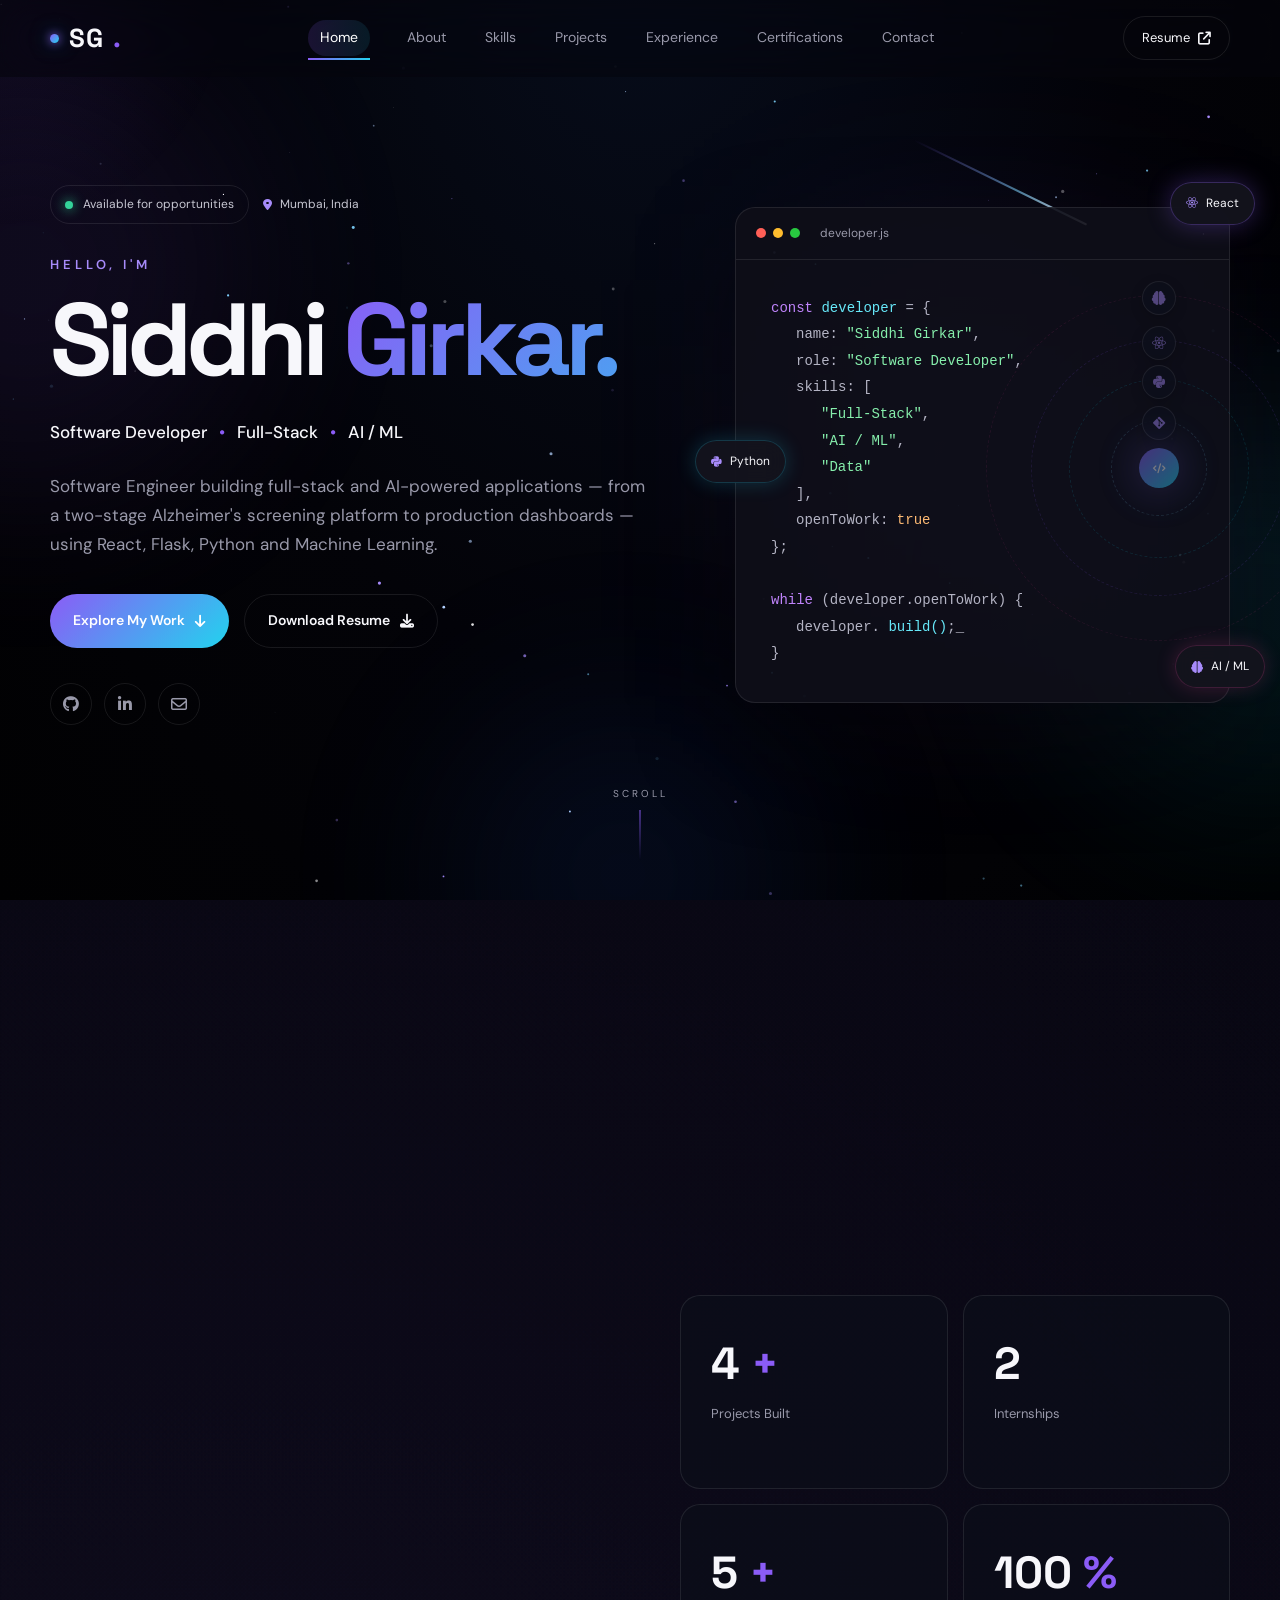
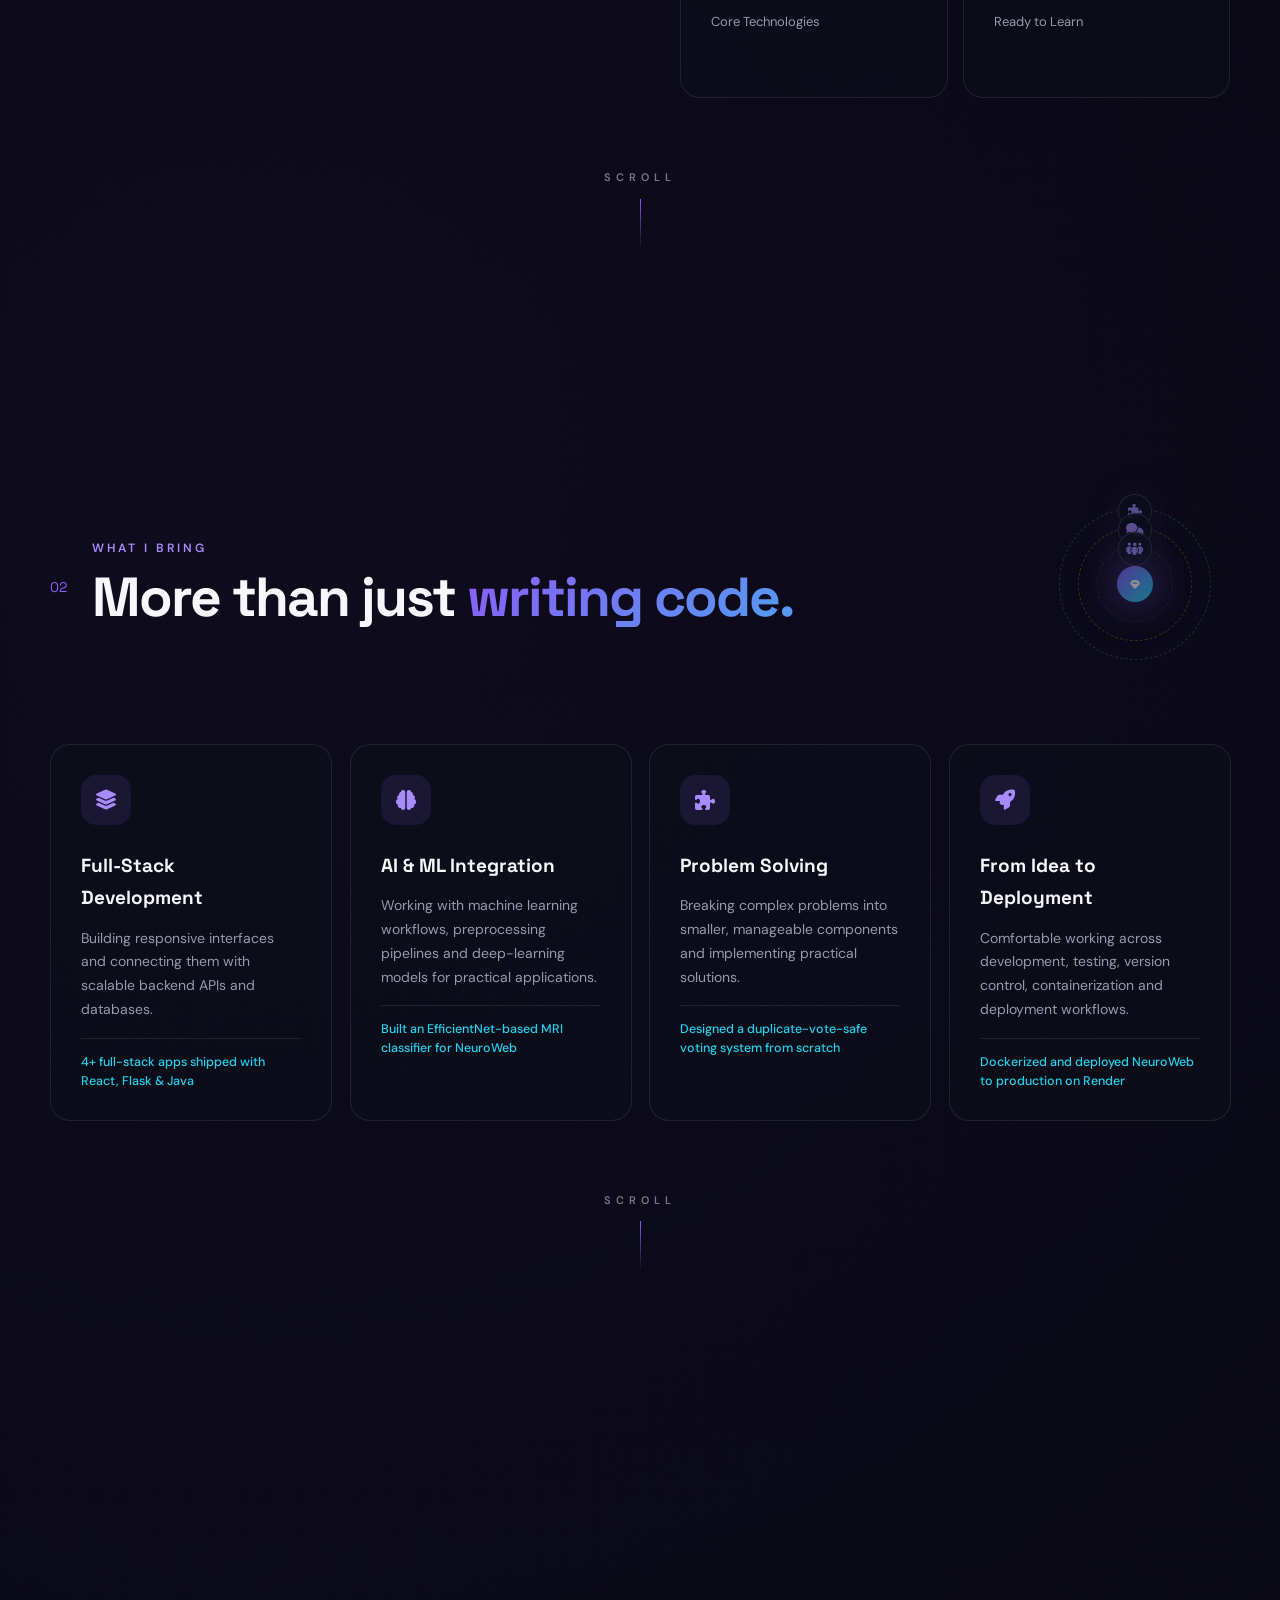
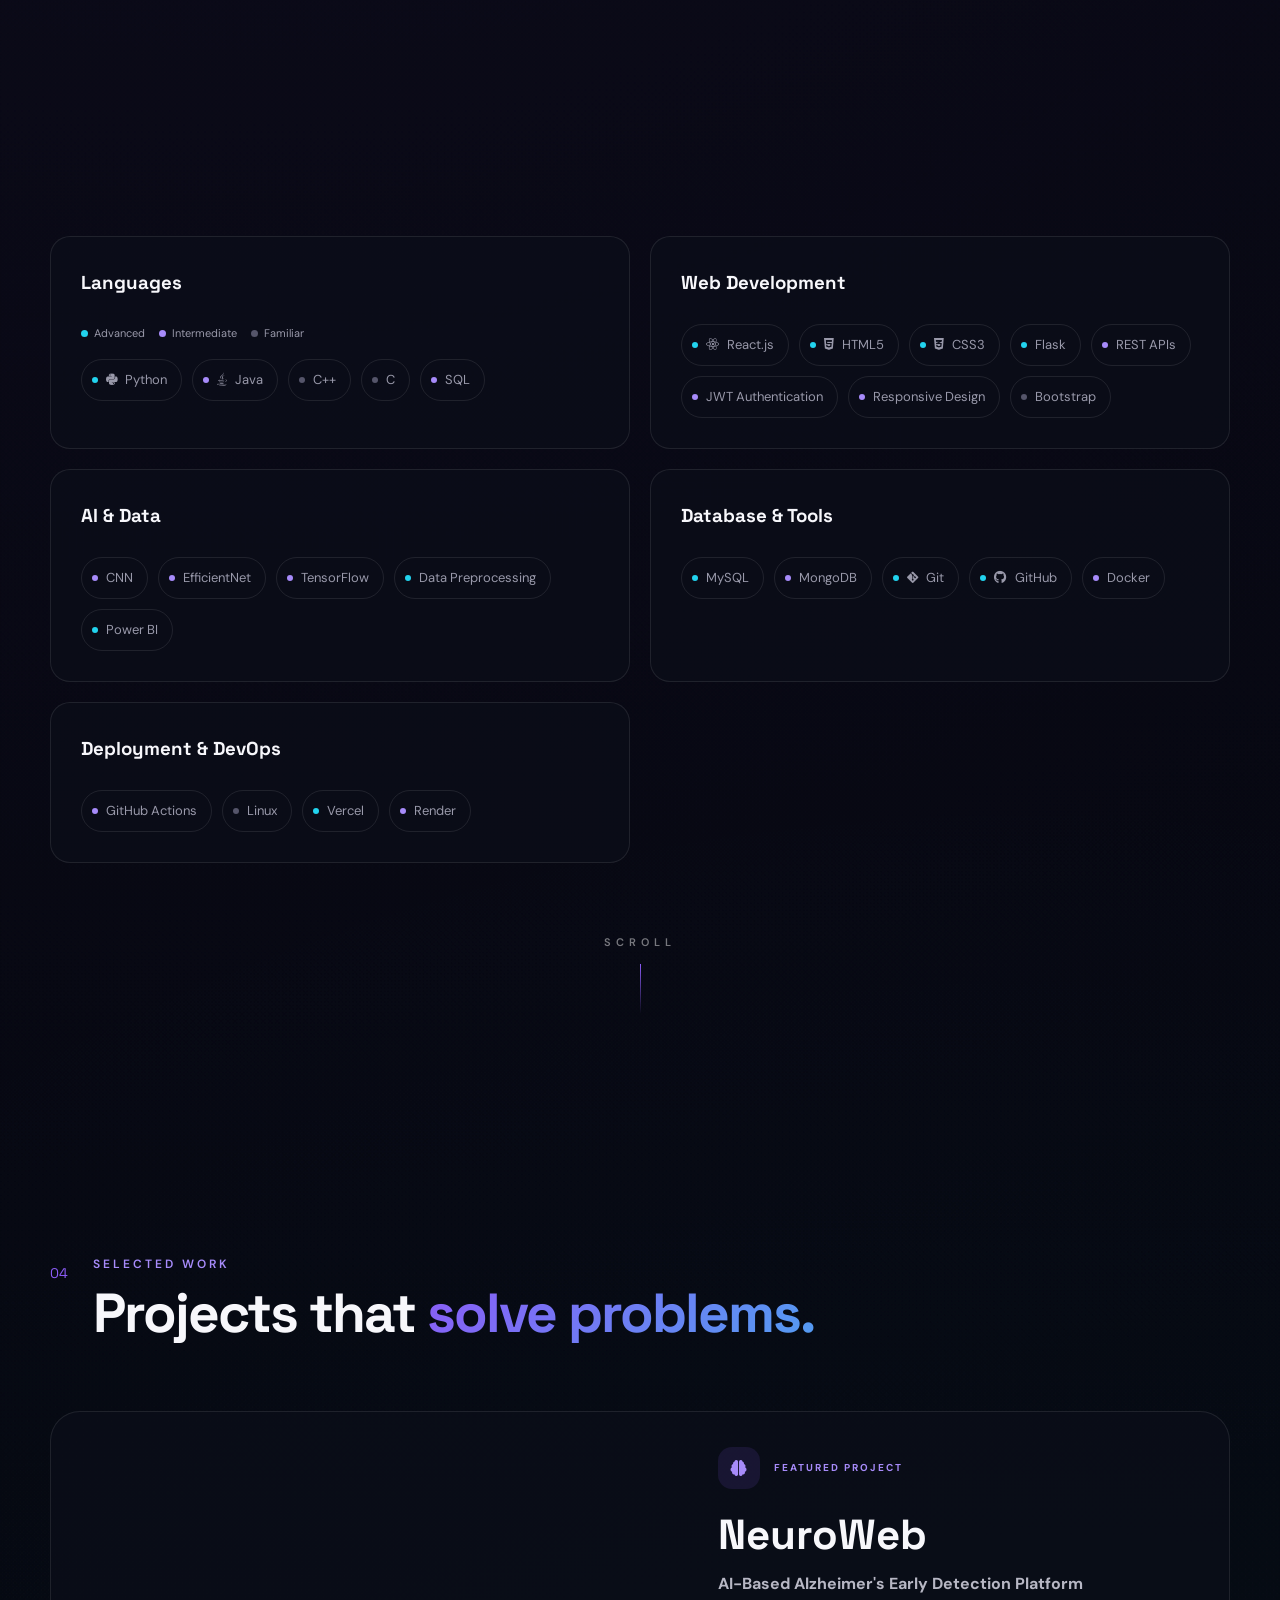
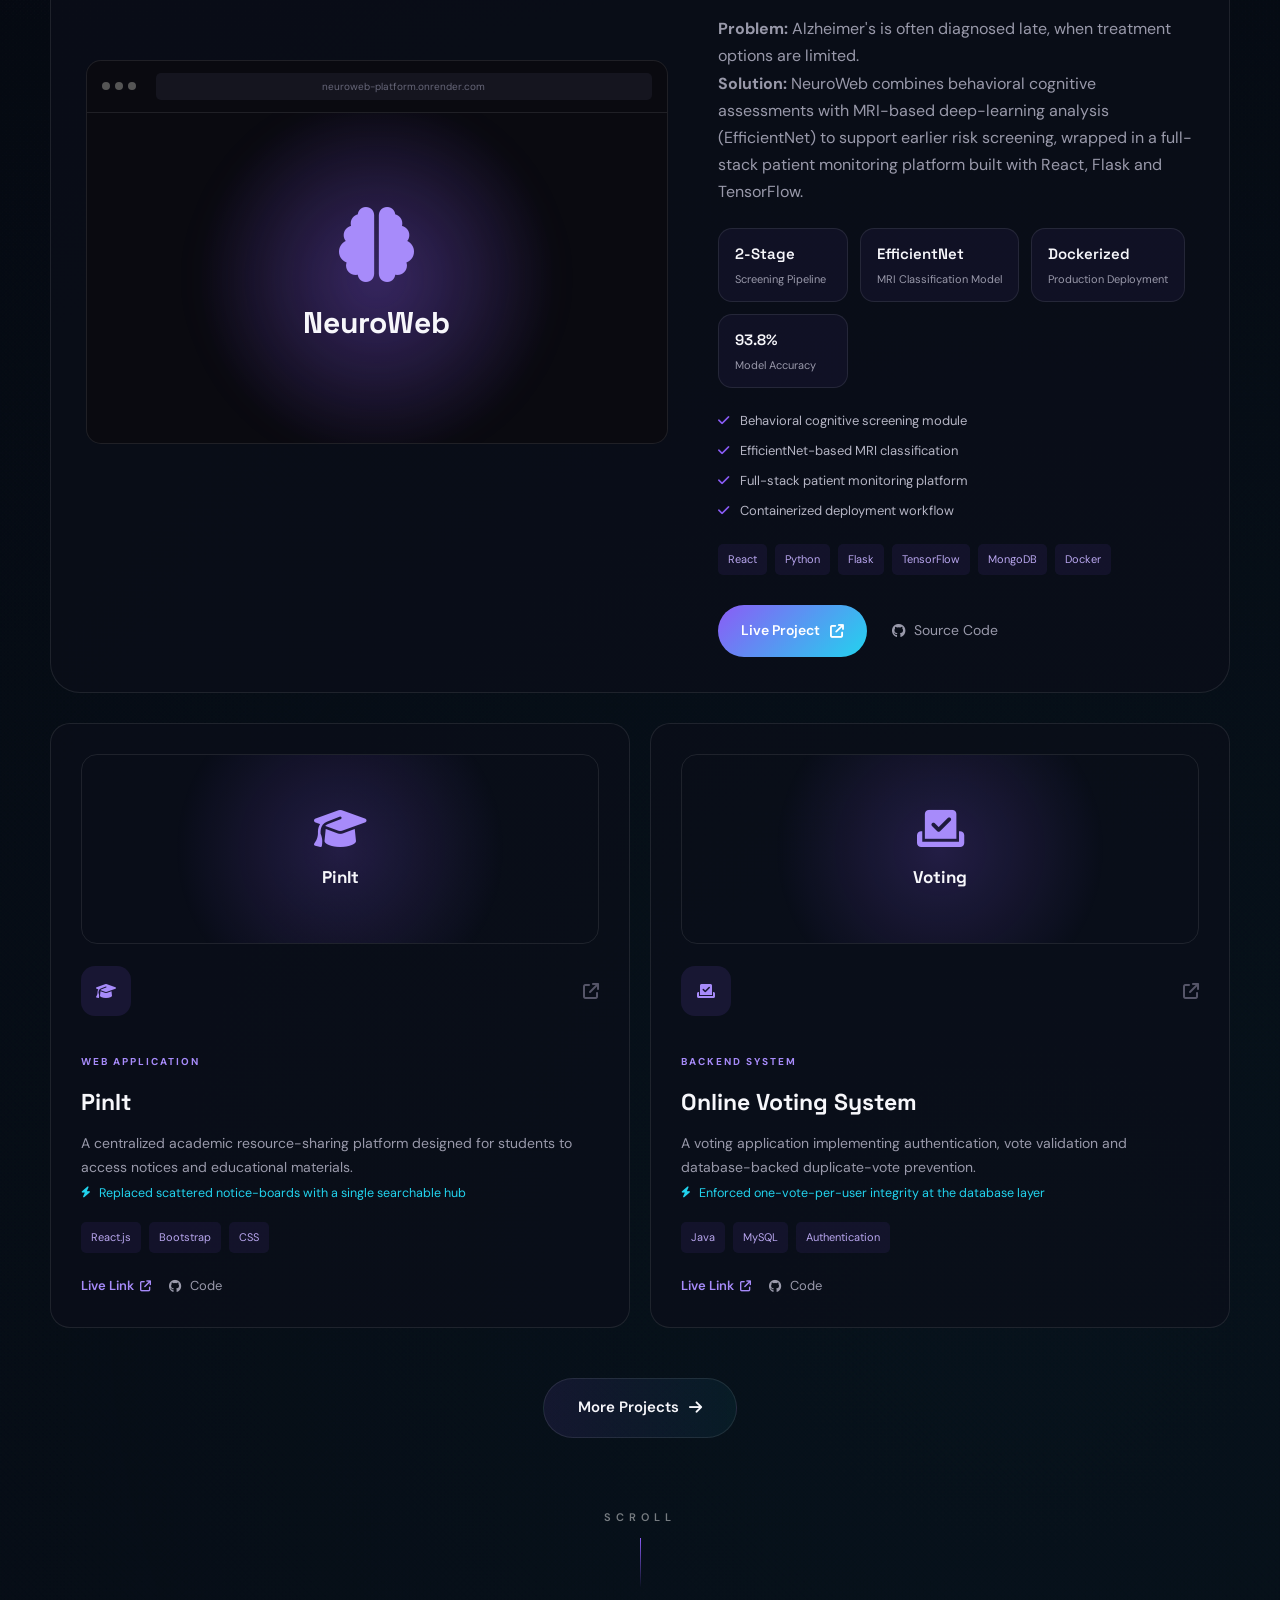
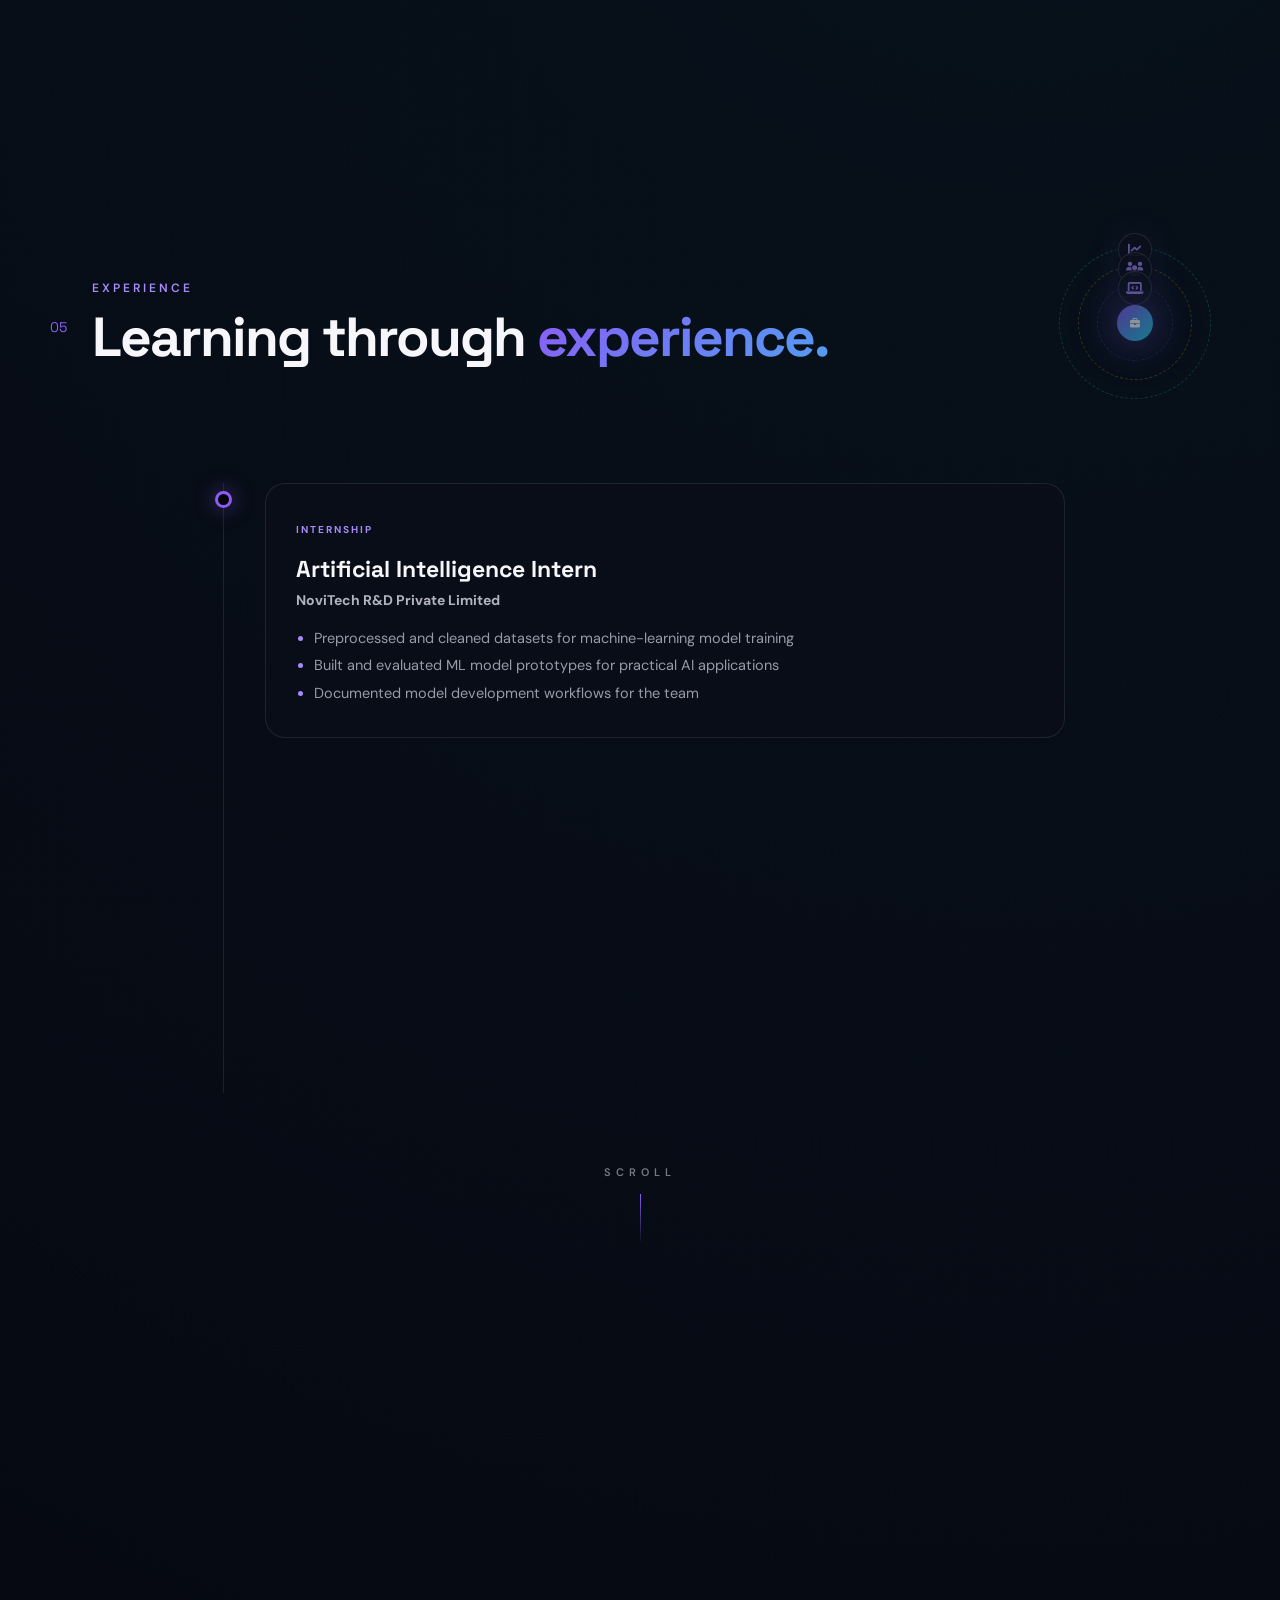
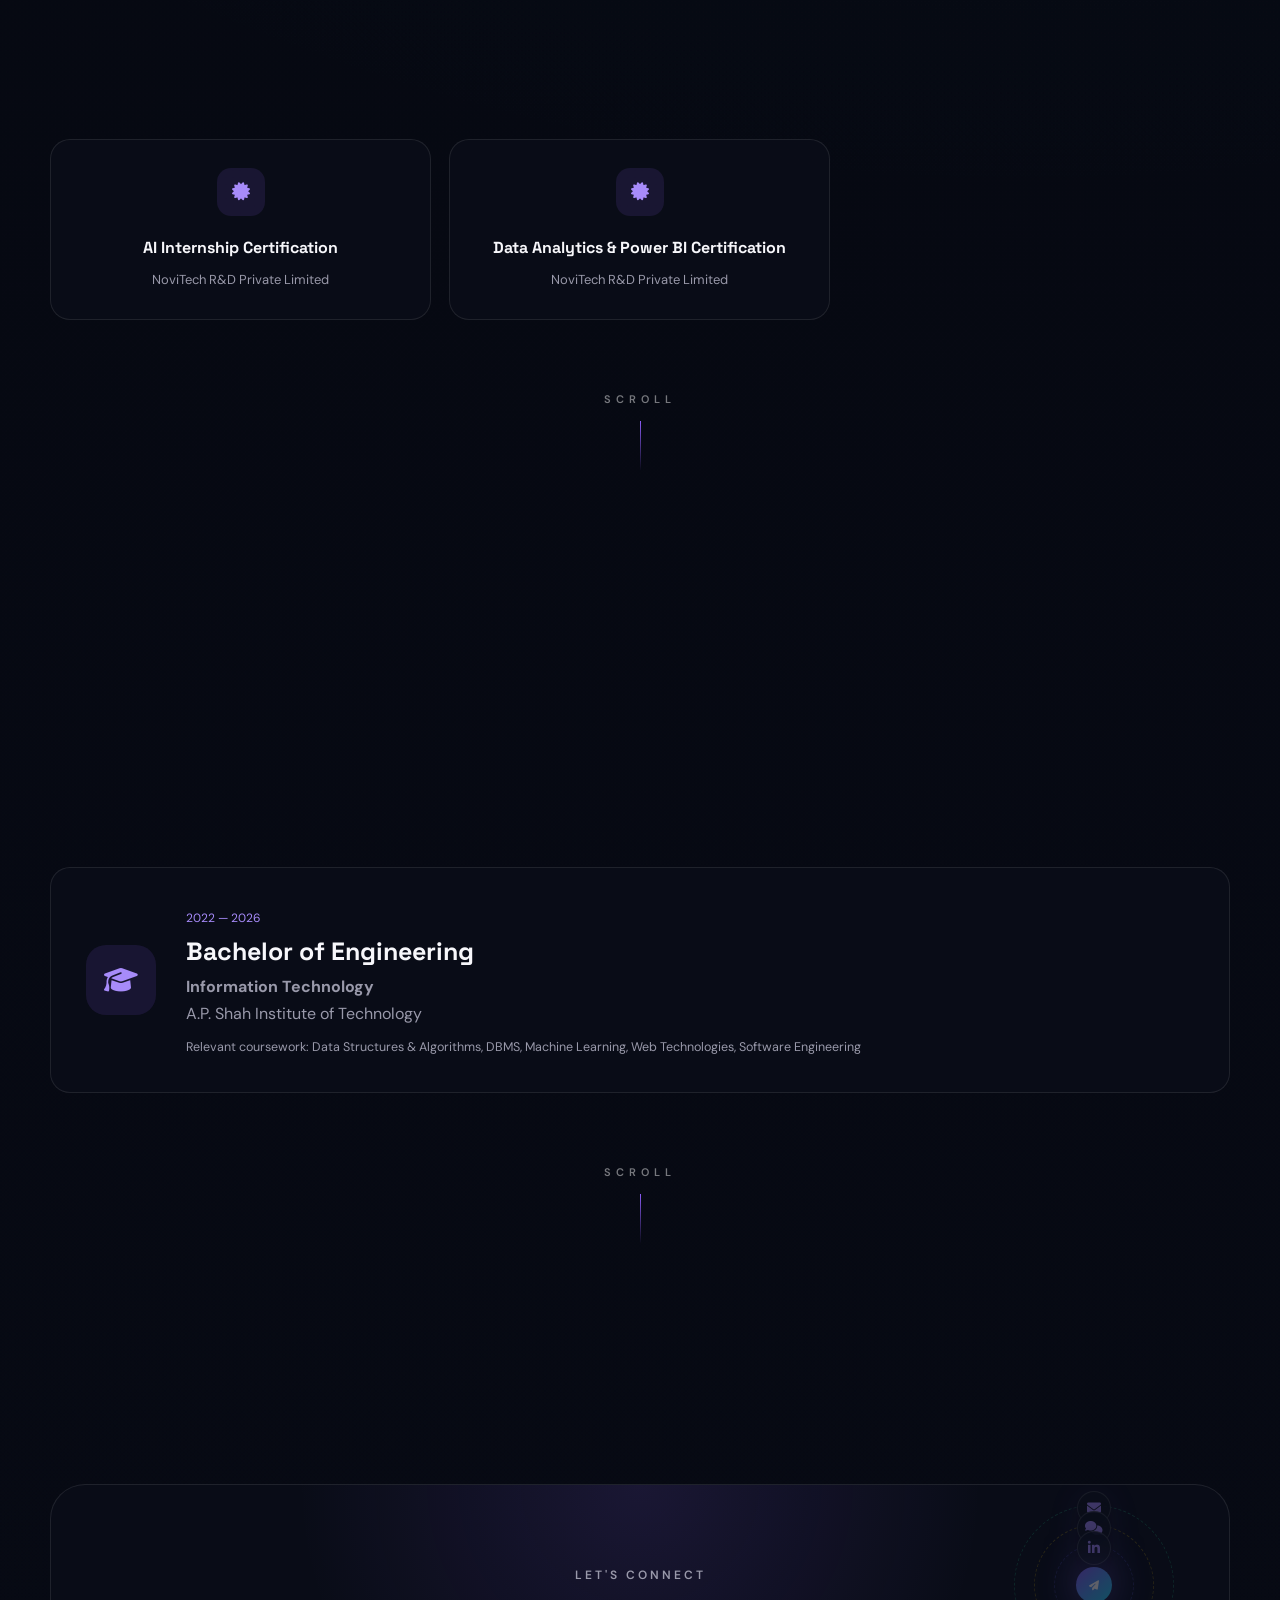
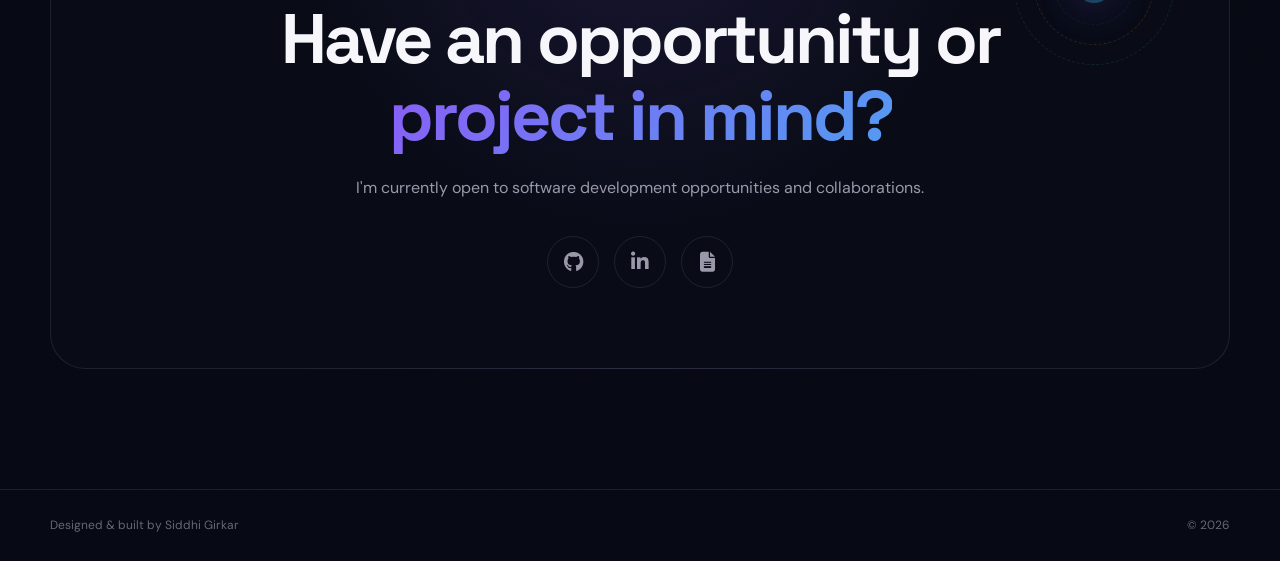
<file: index.html>
<!DOCTYPE html>
<html lang="en">
<head>
    <meta charset="UTF-8">

    <meta name="viewport" content="width=device-width, initial-scale=1, viewport-fit=cover">

    <meta
        name="description"
        content="Portfolio of Siddhi Girkar — Software Developer specializing in full-stack development, AI/ML and data-driven applications."
    >

    <title>Siddhi Girkar | Software Developer</title><link rel="icon" type="image/png" href="assets/top.png">

    <!-- Google Fonts -->
    <link rel="preconnect" href="https://fonts.googleapis.com">
    <link rel="preconnect" href="https://fonts.gstatic.com" crossorigin>

    <link
        href="https://fonts.googleapis.com/css2?family=DM+Sans:wght@400;500;600;700&family=Space+Grotesk:wght@400;500;600;700&display=swap"
        rel="stylesheet"
    >

    <!-- Font Awesome -->
    <link
        rel="stylesheet"
        href="https://cdnjs.cloudflare.com/ajax/libs/font-awesome/6.5.2/css/all.min.css"
    >

    <!-- CSS -->
    <link rel="stylesheet" href="css/style.css">
</head>

<body>

    <!-- Cursor Glow -->
    <div class="cursor-glow"></div>

    <!-- Scroll Progress -->
    <div class="scroll-progress" id="scrollProgress"></div>

    <!-- Starfield / Shooting Stars -->
    <canvas class="starfield" id="starfield"></canvas>

    <!-- Background Decoration -->
    <div class="background-effects">
        <div class="orb orb-one"></div>
        <div class="orb orb-two"></div>
        <div class="orb orb-three"></div>
    </div>


    <!-- =====================================================
                         NAVBAR
    ====================================================== -->

    <header class="header">

        <nav class="navbar container">

            <a href="#home" class="logo">
                SG<span>.</span>
            </a>

            <div class="nav-links" id="navLinks">

                <a href="#home" class="nav-link active">Home</a>
                <a href="#about" class="nav-link">About</a>
                <a href="#skills" class="nav-link">Skills</a>
                <a href="#projects" class="nav-link">Projects</a>
                <a href="#experience" class="nav-link">Experience</a>
                <a href="#achievements" class="nav-link">Certifications</a>
                <a href="#contact" class="nav-link">Contact</a>

            </div>

            <a
                href="assets/Siddhi_Girkar_Resume.pdf"
                class="resume-nav"
                target="_blank"
            >
                Resume
                <i class="fa-solid fa-arrow-up-right-from-square"></i>
            </a>

            <button
                class="menu-button"
                id="menuButton"
                aria-label="Open navigation menu"
            >
                <i class="fa-solid fa-bars"></i>
            </button>

        </nav>

    </header>


    <main>


        <!-- =====================================================
                              HERO
        ====================================================== -->

        <section class="hero section" id="home">

            <div class="hero-grid container">

                <div class="hero-content">

                    <div class="hero-meta-row reveal">

                        <div class="availability">

                            <span class="status-dot"></span>

                            Available for opportunities

                        </div>

                        <span class="hero-location">
                            <i class="fa-solid fa-location-dot"></i>
                            Mumbai, India
                        </span>

                    </div>


                    <p class="hero-intro reveal">
                        HELLO, I'M
                    </p>


                    <h1 class="hero-title reveal">

                        Siddhi

                        <span class="gradient-text">
                            Girkar.
                        </span>

                    </h1>

                    

                    <div class="hero-role reveal">

                        <span>Software Developer</span>

                        <span class="role-divider">•</span>

                        <span>Full-Stack</span>

                        <span class="role-divider">•</span>

                        <span>AI / ML</span>

                    </div>


                    <p class="hero-description reveal">

                        Software Engineer building full-stack and
                        AI-powered applications — from a two-stage
                        Alzheimer's screening platform to production
                        dashboards — using React, Flask, Python and
                        Machine Learning.

                    </p>


                    <div class="hero-buttons reveal">

                        <a href="#projects" class="primary-button">

                            Explore My Work

                            <i class="fa-solid fa-arrow-down"></i>

                        </a>


                        <a
                            href="assets/Siddhi_Girkar_Resume.pdf"
                            class="secondary-button"
                            target="_blank"
                        >

                            Download Resume

                            <i class="fa-solid fa-download"></i>

                        </a>

                    </div>

                    

                    <div class="hero-socials reveal">

                        <a
                            href="https://github.com/Siddhi11-hash"
                            target="_blank"
                            aria-label="GitHub"
                        >

                            <i class="fa-brands fa-github"></i>

                        </a>


                        <a
                            href="https://linkedin.com/in/siddhi-girkar-11v11g2003"
                            target="_blank"
                            aria-label="LinkedIn"
                        >

                            <i class="fa-brands fa-linkedin-in"></i>

                        </a>


                        <a
                            href="mailto:siddhigirkar355@gmail.com"
                            aria-label="Email"
                        >

                            <i class="fa-regular fa-envelope"></i>

                        </a>

                    </div>

                    

                </div>


                <!-- Hero Visual -->

                <div class="hero-visual reveal">

                    <div class="visual-glow"></div>

                    <div class="developer-card" role="img" aria-label="Code snippet showing developer profile">

                        <div class="orbit-scene">

                        <div class="orbit-core">
                            <i class="fa-solid fa-code"></i>
                        </div>

                        <div class="orbit-path path-one">
                            <span class="orbit-icon">
                                <i class="fa-brands fa-react"></i>
                            </span>
                        </div>

                        <div class="orbit-path path-two">
                            <span class="orbit-icon">
                                <i class="fa-brands fa-python"></i>
                            </span>
                        </div>

                        <div class="orbit-path path-three">
                            <span class="orbit-icon">
                                <i class="fa-solid fa-brain"></i>
                            </span>
                        </div>

                        <div class="orbit-path path-four">
                            <span class="orbit-icon">
                                <i class="fa-brands fa-git-alt"></i>
                            </span>
                        </div>

                    </div>

                        <div class="code-header">

                            <div class="code-dots" aria-hidden="true">
                                <span></span>
                                <span></span>
                                <span></span>
                            </div>

                            <span>developer.js</span>

                        </div>

                        <div class="code-content">

                            <p>
                                <span class="code-purple">const</span>
                                <span class="code-blue"> developer</span>
                                = {
                            </p>

                            <p class="indent">
                                name:
                                <span class="code-green">"Siddhi Girkar"</span>,
                            </p>

                            <p class="indent">
                                role:
                                <span class="code-green">"Software Developer"</span>,
                            </p>

                            <p class="indent">
                                skills: [
                            </p>

                            <p class="indent-two">
                                <span class="code-green">"Full-Stack"</span>,
                            </p>

                            <p class="indent-two">
                                <span class="code-green">"AI / ML"</span>,
                            </p>

                            <p class="indent-two">
                                <span class="code-green">"Data"</span>
                            </p>

                            <p class="indent">
                                ],
                            </p>

                            <p class="indent">
                                openToWork:
                                <span class="code-orange">true</span>
                            </p>

                            <p>};</p>

                            <br>

                            <p>
                                <span class="code-purple">while</span>
                                (developer.openToWork) {
                            </p>

                            <p class="indent">
                                developer.
                                <span class="code-blue">build()</span>;<span class="code-cursor" aria-hidden="true">_</span>
                            </p>

                            <p>}</p>

                        </div>

                    </div>

                    <div class="floating-badge badge-one">

                        <i class="fa-brands fa-react"></i>

                        React

                    </div>


                    <div class="floating-badge badge-two">

                        <i class="fa-brands fa-python"></i>

                        Python

                    </div>


                    <div class="floating-badge badge-three">

                        <i class="fa-solid fa-brain"></i>

                        AI / ML

                    </div>

                </div>
                     
            </div>
            <div class="scroll-indicator" aria-hidden="true">
                <span>SCROLL</span>
                <div class="scroll-line"></div>
            </div>


        </section>


        <!-- =====================================================
                              ABOUT
        ====================================================== -->

        <section class="section about-section" id="about">

            <div class="container">

                <div class="section-heading reveal orbit-heading">

                    <span class="section-number">
                        01
                    </span>

                    <div class="heading-text">

                        <p class="section-label">
                            ABOUT ME
                        </p>

                        <h2>
                            Building ideas into
                            <span class="gradient-text">
                                real products.
                            </span>
                        </h2>

                    </div>


                    <!-- Orbit Decoration -->
                    <div class="orbit-scene orbit-scene-about" aria-hidden="true">

                        <div class="orbit-core orbit-core-mini">
                            <i class="fa-solid fa-lightbulb"></i>
                        </div>

                        <div class="orbit-path path-five">
                            <span class="orbit-icon">
                                <i class="fa-solid fa-code"></i>
                            </span>
                        </div>

                        <div class="orbit-path path-six">
                            <span class="orbit-icon">
                                <i class="fa-solid fa-rocket"></i>
                            </span>
                        </div>

                        <div class="orbit-path path-seven">
                            <span class="orbit-icon">
                                <i class="fa-solid fa-diagram-project"></i>
                            </span>
                        </div>

                    </div>

                </div>


                <div class="about-grid">


                    <div class="about-content reveal">

                        <p class="about-lead">
                            I build full-stack web applications and AI-powered software using 
                            React, Python, Flask, Java, SQL, MongoDB, and Machine Learning. I enjoy 
                            designing scalable solutions, developing REST APIs, and turning complex 
                            ideas into practical applications.
                        </p>
                        <p>
                            Through two internships and multiple end-to-end projects, I've worked 
                            across the complete software development lifecycle—from system design 
                            and backend development to frontend implementation, database design, 
                            testing, deployment, and version control. I'm currently seeking 
                            Software Engineer or Full-Stack Developer opportunities where I can 
                            build reliable, production-ready software while continuously expanding 
                            my technical expertise.
                        </p>

                    </div>


                    <div class="stats-grid">

                        <div class="stat-card">

                            <span
                                class="stat-number"
                                data-target="4"
                            >
                                4
                            </span>

                            <span class="stat-plus">+</span>

                            <p>Projects Built</p>

                        </div>


                        <div class="stat-card">

                            <span
                                class="stat-number"
                                data-target="2"
                            >
                                2
                            </span>

                            <span class="stat-plus"></span>

                            <p>Internships</p>

                        </div>


                        <div class="stat-card">

                            <span
                                class="stat-number"
                                data-target="5"
                            >
                                5
                            </span>

                            <span class="stat-plus">+</span>

                            <p>Core Technologies</p>

                        </div>


                        <div class="stat-card">

                            <span
                                class="stat-number"
                                data-target="100"
                            >
                                100
                            </span>

                            <span class="stat-plus">%</span>

                            <p>Ready to Learn</p>

                        </div>

                    </div>

                </div>

            </div>

            <div class="section-scroll-divider" aria-hidden="true">
                <span>SCROLL</span>
                <div class="scroll-line">
                </div>
            </div>

        </section>




        <!-- =====================================================
                          WHAT I BRING
        ====================================================== -->

        <section class="section qualities-section">

            <div class="container">

                <div class="section-heading reveal orbit-heading">

                    <span class="section-number">
                        02
                    </span>

                    <div class="heading-text">

                        <p class="section-label">
                            WHAT I BRING
                        </p>

                        <h2>
                            More than just
                            <span class="gradient-text">
                                writing code.
                            </span>
                        </h2>

                    </div>


                    <!-- Orbit Decoration -->
                    <div class="orbit-scene orbit-scene-qualities" aria-hidden="true">

                        <div class="orbit-core orbit-core-mini">
                            <i class="fa-solid fa-gem"></i>
                        </div>

                        <div class="orbit-path path-five">
                            <span class="orbit-icon">
                                <i class="fa-solid fa-puzzle-piece"></i>
                            </span>
                        </div>

                        <div class="orbit-path path-six">
                            <span class="orbit-icon">
                                <i class="fa-solid fa-comments"></i>
                            </span>
                        </div>

                        <div class="orbit-path path-seven">
                            <span class="orbit-icon">
                                <i class="fa-solid fa-people-group"></i>
                            </span>
                        </div>

                    </div>

                </div>


                <div class="qualities-grid">


                    <article class="quality-card">

                        <div class="quality-icon">

                            <i class="fa-solid fa-layer-group"></i>

                        </div>

                        <h3>
                            Full-Stack Development
                        </h3>

                        <p>

                            Building responsive interfaces and connecting
                            them with scalable backend APIs and databases.

                        </p>

                        <span class="quality-proof">
                            4+ full-stack apps shipped with React,
                            Flask &amp; Java
                        </span>

                    </article>


                    <article class="quality-card">

                        <div class="quality-icon">

                            <i class="fa-solid fa-brain"></i>

                        </div>

                        <h3>
                            AI & ML Integration
                        </h3>

                        <p>

                            Working with machine learning workflows,
                            preprocessing pipelines and deep-learning
                            models for practical applications.

                        </p>

                        <span class="quality-proof">
                            Built an EfficientNet-based MRI classifier
                            for NeuroWeb
                        </span>

                    </article>


                    <article class="quality-card">

                        <div class="quality-icon">

                            <i class="fa-solid fa-puzzle-piece"></i>

                        </div>

                        <h3>
                            Problem Solving
                        </h3>

                        <p>

                            Breaking complex problems into smaller,
                            manageable components and implementing
                            practical solutions.

                        </p>

                        <span class="quality-proof">
                            Designed a duplicate-vote-safe voting
                            system from scratch
                        </span>

                    </article>


                    <article class="quality-card">

                        <div class="quality-icon">

                            <i class="fa-solid fa-rocket"></i>

                        </div>

                        <h3>
                            From Idea to Deployment
                        </h3>

                        <p>

                            Comfortable working across development,
                            testing, version control, containerization
                            and deployment workflows.

                        </p>

                        <span class="quality-proof">
                            Dockerized and deployed NeuroWeb to
                            production on Render
                        </span>

                    </article>

                </div>

            </div>

            <div class="section-scroll-divider" aria-hidden="true">
                <span>SCROLL</span>
                <div class="scroll-line">
                </div>
            </div>

        </section>


        <!-- =====================================================
                              SKILLS
        ====================================================== -->

        <section class="section skills-section" id="skills">

            <div class="container">

                <div class="section-heading reveal orbit-heading">

                    <span class="section-number">
                        03
                    </span>

                    <div class="heading-text">

                        <p class="section-label">
                            TECH STACK
                        </p>

                        <h2>
                            Tools I use to
                            <span class="gradient-text">
                                create.
                            </span>
                        </h2>

                    </div>


                    <!-- Secondary Orbit Decoration -->
                    <div class="orbit-scene orbit-scene-secondary" aria-hidden="true">

                        <div class="orbit-core orbit-core-mini">
                            <i class="fa-solid fa-layer-group"></i>
                        </div>

                        <div class="orbit-path path-five">
                            <span class="orbit-icon">
                                <i class="fa-brands fa-node-js"></i>
                            </span>
                        </div>

                        <div class="orbit-path path-six">
                            <span class="orbit-icon">
                                <i class="fa-solid fa-database"></i>
                            </span>
                        </div>

                        <div class="orbit-path path-seven">
                            <span class="orbit-icon">
                                <i class="fa-brands fa-docker"></i>
                            </span>
                        </div>

                        <div class="orbit-path path-eight">
                            <span class="orbit-icon">
                                <i class="fa-solid fa-cloud"></i>
                            </span>
                        </div>

                    </div>

                </div>


                <div class="skills-container">


                    <div class="skill-category">

                        <h3>
                            Languages
                        </h3>

                        <div class="skill-legend">
                            <span class="legend-item"><i class="dot dot-expert"></i>Advanced</span>
                            <span class="legend-item"><i class="dot dot-mid"></i>Intermediate</span>
                            <span class="legend-item"><i class="dot dot-basic"></i>Familiar</span>
                        </div>

                        <div class="skill-list">

                            <span class="lvl-expert">
                                <i class="fa-brands fa-python"></i>
                                Python
                            </span>

                            <span class="lvl-mid">
                                <i class="fa-brands fa-java"></i>
                                Java
                            </span>

                            <span class="lvl-basic">
                                C++
                            </span>

                            <span class="lvl-basic">
                                C
                            </span>

                            <span class="lvl-mid">
                                SQL
                            </span>

                        </div>

                    </div>


                    <div class="skill-category">

                        <h3>
                            Web Development
                        </h3>

                        <div class="skill-list">

                            <span class="lvl-expert">
                                <i class="fa-brands fa-react"></i>
                                React.js
                            </span>

                            <span class="lvl-expert">
                                <i class="fa-brands fa-html5"></i>
                                HTML5
                            </span>

                            <span class="lvl-expert">
                                <i class="fa-brands fa-css3-alt"></i>
                                CSS3
                            </span>

                            <span class="lvl-expert">
                                Flask
                            </span>

                            <span class="lvl-mid">
                                REST APIs
                            </span>

                            <span class="lvl-mid">
                                JWT Authentication
                            </span>

                            <span class="lvl-mid">
                                Responsive Design
                            </span>

                            <span class="lvl-basic">
                                Bootstrap
                            </span>

                        </div>

                    </div>


                    <div class="skill-category">

                        <h3>
                            AI & Data
                        </h3>

                        <div class="skill-list">

                            <span class="lvl-mid">
                                CNN
                            </span>

                            <span class="lvl-mid">
                                EfficientNet
                            </span>

                            <span class="lvl-mid">
                                TensorFlow
                            </span>

                            <span class="lvl-expert">
                                Data Preprocessing
                            </span>

                            <span class="lvl-expert">
                                Power BI
                            </span>

                        </div>

                    </div>


                    <div class="skill-category">

                        <h3>
                            Database & Tools
                        </h3>

                        <div class="skill-list">

                            <span class="lvl-expert">
                                MySQL
                            </span>

                            <span class="lvl-mid">
                                MongoDB
                            </span>

                            <span class="lvl-expert">
                                <i class="fa-brands fa-git-alt"></i>
                                Git
                            </span>

                            <span class="lvl-expert">
                                <i class="fa-brands fa-github"></i>
                                GitHub
                            </span>

                            <span class="lvl-mid">
                                Docker
                            </span>

                        </div>

                    </div>

                    <div class="skill-category">

                        <h3>
                            Deployment & DevOps
                        </h3>

                        <div class="skill-list">

                            <span class="lvl-mid">
                                GitHub Actions
                            </span>

                            <span class="lvl-basic">
                                Linux
                            </span>

                            <span class="lvl-expert">
                                Vercel
                            </span>

                            <span class="lvl-mid">
                                Render
                            </span>

                        </div>

                    </div>

                </div>

            </div>

            <div class="section-scroll-divider" aria-hidden="true">
                <span>SCROLL</span>
                <div class="scroll-line">
                </div>
            </div>

        </section>

        <!-- =====================================================
                          FEATURED PROJECT
        ====================================================== -->

        <section class="section projects-section" id="projects">

            <div class="container">

                <div class="section-heading reveal">

                    <span class="section-number">
                        04
                    </span>

                    <div>

                        <p class="section-label">
                            SELECTED WORK
                        </p>

                        <h2>
                            Projects that
                            <span class="gradient-text">
                                solve problems.
                            </span>
                        </h2>

                    </div>

                </div>


                <!-- NeuroWeb -->

                <article class="featured-project reveal tilt-card ">


                    <div class="project-visual">

                        <div class="browser-window">

                            <div class="browser-bar">

                                <div class="browser-dots">

                                    <span></span>
                                    <span></span>
                                    <span></span>

                                </div>

                                <div class="browser-url">

                                    neuroweb-platform.onrender.com

                                </div>

                            </div>


                            <div class="project-placeholder flip-scene">

                                <!--
                                    Add your app screenshot at
                                    assets/projects/neuroweb.png
                                    On hover, the card flips over
                                    (3D flip) to reveal it.
                                -->
                                <div class="flip-inner">

                                    <div class="flip-face flip-front">

                                        <i class="fa-solid fa-brain"></i>

                                        <span>
                                            NeuroWeb
                                        </span>

                                    </div>

                                    <div class="flip-face flip-back">

                                        <div class="flip-back-hint">
                                            <i class="fa-solid fa-image"></i>
                                        </div>

                                        <img
                                            src="assets/projects/neuroweb.png"
                                            alt="NeuroWeb application screenshot"
                                            onload="this.closest('.flip-scene').classList.add('has-image')"
                                            onerror="this.remove()"
                                        >

                                    </div>

                                </div>

                            </div>

                        </div>

                    </div>


                    <div class="project-content">

                        <div class="featured-top-row">

                            <div class="project-icon">

                                <i class="fa-solid fa-brain"></i>

                            </div>

                            <span class="featured-label">
                                FEATURED PROJECT
                            </span>

                        </div>


                        <h3>
                            NeuroWeb
                        </h3>


                        <h4>
                            AI-Based Alzheimer's Early Detection Platform
                        </h4>


                        <p>

                            <strong>Problem:</strong>
                            Alzheimer's is often diagnosed late, when
                            treatment options are limited.

                        </p>


                        <p>

                            <strong>Solution:</strong>
                            NeuroWeb combines behavioral cognitive
                            assessments with MRI-based deep-learning
                            analysis (EfficientNet) to support earlier
                            risk screening, wrapped in a full-stack
                            patient monitoring platform built with
                            React, Flask and TensorFlow.

                        </p>


                        <!--
                            TODO: replace the placeholders below with
                            your real numbers (model accuracy, dataset
                            size, response time, etc.) before publishing.
                        -->
                        <div class="project-metrics">

                            <div class="metric-chip">
                                <span class="metric-value">2-Stage</span>
                                <span class="metric-label">Screening Pipeline</span>
                            </div>

                            <div class="metric-chip">
                                <span class="metric-value">EfficientNet</span>
                                <span class="metric-label">MRI Classification Model</span>
                            </div>

                            <div class="metric-chip">
                                <span class="metric-value">Dockerized</span>
                                <span class="metric-label">Production Deployment</span>
                            </div>

                            <div class="metric-chip">
                                <span class="metric-value">93.8%</span>
                                <span class="metric-label">Model Accuracy</span>
                            </div>

                        </div>


                        <div class="project-highlights">

                            <div>

                                <i class="fa-solid fa-check"></i>

                                Behavioral cognitive screening module

                            </div>


                            <div>

                                <i class="fa-solid fa-check"></i>

                                EfficientNet-based MRI classification

                            </div>


                            <div>

                                <i class="fa-solid fa-check"></i>

                                Full-stack patient monitoring platform

                            </div>


                            <div>

                                <i class="fa-solid fa-check"></i>

                                Containerized deployment workflow

                            </div>

                        </div>


                        <div class="project-tech">

                            <span>React</span>
                            <span>Python</span>
                            <span>Flask</span>
                            <span>TensorFlow</span>
                            <span>MongoDB</span>
                            <span>Docker</span>

                        </div>


                        <div class="project-links">

                            <a
                                href="https://neuroweb-frontend.onrender.com/"
                                target="_blank"
                                class="primary-button"
                            >

                                Live Project

                                <i class="fa-solid fa-arrow-up-right-from-square"></i>

                            </a>


                            <a
                                href="https://github.com/Siddhi11-hash/neuroweb/"
                                target="_blank"
                                class="project-github"
                            >

                                <i class="fa-brands fa-github"></i>

                                Source Code

                            </a>

                        </div>

                    </div>

                </article>


                <!-- Other Projects -->

                <div class="projects-grid">


                    <article class="project-card reveal">

                        <!--
                            Add your app screenshot at
                            assets/projects/pinit.png
                            On hover, the poster flips over
                            (3D flip) to reveal it.
                        -->
                        <div class="flip-scene">

                            <div class="flip-inner">

                                <div class="flip-face flip-front flip-front-pinit">

                                    <i class="fa-solid fa-graduation-cap"></i>

                                    <span>
                                        PinIt
                                    </span>

                                </div>

                                <div class="flip-face flip-back">

                                    <div class="flip-back-hint">
                                        <i class="fa-solid fa-image"></i>
                                        <span>Add screenshot</span>
                                    </div>

                                    <img
                                        src="assets/projects/pinit.png"
                                        alt="PinIt application screenshot"
                                        onload="this.closest('.flip-scene').classList.add('has-image')"
                                        onerror="this.remove()"
                                    >

                                </div>

                            </div>

                        </div>


                        <div class="project-card-top">

                            <div class="project-icon">

                                <i class="fa-solid fa-graduation-cap"></i>

                            </div>

                            <i class="fa-solid fa-arrow-up-right-from-square project-arrow"></i>

                        </div>


                        <span class="project-type">
                            WEB APPLICATION
                        </span>


                        <h3>
                            PinIt
                        </h3>


                        <p>

                            A centralized academic resource-sharing
                            platform designed for students to access
                            notices and educational materials.

                        </p>

                        <span class="card-impact">
                            <i class="fa-solid fa-bolt"></i>
                            Replaced scattered notice-boards with a
                            single searchable hub
                        </span>


                        <div class="project-tech">

                            <span>React.js</span>
                            <span>Bootstrap</span>
                            <span>CSS</span>

                        </div>


                        <div class="project-links card-links">

                            <a
                                href="https://pinit-beige.vercel.app/"
                                target="_blank"
                                class="card-live-link"
                            >
                                Live Link
                                <i class="fa-solid fa-arrow-up-right-from-square"></i>
                            </a>

                            <a
                                href="https://github.com/Siddhi11-hash/pinit/"
                                target="_blank"
                                class="project-github"
                            >
                                <i class="fa-brands fa-github"></i>
                                Code
                            </a>

                        </div>

                    </article>


                    <article class="project-card reveal">

                        <!--
                            Add your app screenshot at
                            assets/projects/voting-system.png
                            It will fade/zoom into view on hover.
                        -->
                        <div class="flip-scene">

                            <div class="flip-inner">

                                <div class="flip-face flip-front flip-front-voting">

                                    <i class="fa-solid fa-check-to-slot"></i>

                                    <span>
                                        Voting
                                    </span>

                                </div>

                                <div class="flip-face flip-back">

                                    <div class="flip-back-hint">
                                        <i class="fa-solid fa-image"></i>
                                        <span>Add screenshot</span>
                                    </div>

                                    <img
                                        src="assets/projects/ovs.png"
                                        alt="Online Voting System application screenshot"
                                        onload="this.closest('.flip-scene').classList.add('has-image')"
                                        onerror="this.remove()"
                                    >

                                </div>

                            </div>

                        </div>


                        <div class="project-card-top">

                            <div class="project-icon">

                                <i class="fa-solid fa-check-to-slot"></i>

                            </div>

                            <i class="fa-solid fa-arrow-up-right-from-square project-arrow"></i>

                        </div>


                        <span class="project-type">
                            BACKEND SYSTEM
                        </span>


                        <h3>
                            Online Voting System
                        </h3>


                        <p>

                            A voting application implementing
                            authentication, vote validation and
                            database-backed duplicate-vote prevention.

                        </p>

                        <span class="card-impact">
                            <i class="fa-solid fa-bolt"></i>
                            Enforced one-vote-per-user integrity at
                            the database layer
                        </span>


                        <div class="project-tech">

                            <span>Java</span>
                            <span>MySQL</span>
                            <span>Authentication</span>

                        </div>


                        <div class="project-links card-links">

                            <a
                                href="https://online-voting-system-zwko.onrender.com"
                                target="_blank"
                                class="card-live-link"
                            >
                                Live Link
                                <i class="fa-solid fa-arrow-up-right-from-square"></i>
                            </a>

                            <a
                                href="https://github.com/Siddhi11-hash/online_voting_system/"
                                target="_blank"
                                class="project-github"
                            >
                                <i class="fa-brands fa-github"></i>
                                Code
                            </a>

                        </div>

                    </article>

                </div>


                <div class="more-projects-cta reveal">

                    <a href="more-projects.html" class="more-projects-button">

                        <span>More Projects</span>

                        <i class="fa-solid fa-arrow-right"></i>

                    </a>

                </div>

            </div>

            <div class="section-scroll-divider" aria-hidden="true">
                <span>SCROLL</span>
                <div class="scroll-line">
                </div>
            </div>

        </section>

        <!-- =====================================================
                            EXPERIENCE
        ====================================================== -->

        <section
            class="section experience-section"
            id="experience"
        >

            <div class="container">

                <div class="section-heading reveal orbit-heading">

                    <span class="section-number">
                        05
                    </span>

                    <div class="heading-text">

                        <p class="section-label">
                            EXPERIENCE
                        </p>

                        <h2>
                            Learning through
                            <span class="gradient-text">
                                experience.
                            </span>
                        </h2>

                    </div>


                    <!-- Orbit Decoration -->
                    <div class="orbit-scene orbit-scene-experience" aria-hidden="true">

                        <div class="orbit-core orbit-core-mini">
                            <i class="fa-solid fa-briefcase"></i>
                        </div>

                        <div class="orbit-path path-five">
                            <span class="orbit-icon">
                                <i class="fa-solid fa-chart-line"></i>
                            </span>
                        </div>

                        <div class="orbit-path path-six">
                            <span class="orbit-icon">
                                <i class="fa-solid fa-users"></i>
                            </span>
                        </div>

                        <div class="orbit-path path-seven">
                            <span class="orbit-icon">
                                <i class="fa-solid fa-laptop-code"></i>
                            </span>
                        </div>

                    </div>

                </div>


                <div class="timeline">


                    <div class="timeline-item reveal">

                        <div class="timeline-marker"></div>

                        <div class="timeline-content">

                            <span class="timeline-type">
                                INTERNSHIP
                            </span>

                            <h3>
                                Artificial Intelligence Intern
                            </h3>

                            <h4>
                                NoviTech R&D Private Limited
                            </h4>

                            <ul class="timeline-list">

                                <li>Preprocessed and cleaned datasets for machine-learning model training</li>
                                <li>Built and evaluated ML model prototypes for practical AI applications</li>
                                <li>Documented model development workflows for the team</li>

                            </ul>

                        </div>

                    </div>


                    <div class="timeline-item reveal">

                        <div class="timeline-marker"></div>

                        <div class="timeline-content">

                            <span class="timeline-type">
                                INTERNSHIP
                            </span>

                            <h3>
                                Data Analytics & Power BI Intern
                            </h3>

                            <h4>
                                NoviTech R&D Private Limited
                            </h4>

                            <ul class="timeline-list">

                                <li>Built Power BI dashboards from raw business datasets</li>
                                <li>Cleaned and transformed data using Excel and Python</li>
                                <li>Improved reporting workflows for faster decision-making</li>

                            </ul>

                        </div>

                    </div>

                </div>

            </div>

            <div class="section-scroll-divider" aria-hidden="true">
                <span>SCROLL</span>
                <div class="scroll-line">
                </div>
            </div>

        </section>


        <!-- =====================================================
                    ACHIEVEMENTS & CERTIFICATIONS
        ====================================================== -->

        <section class="section achievements-section" id="achievements">

            <div class="container">

                <div class="section-heading reveal orbit-heading">

                    <span class="section-number">
                        06
                    </span>

                    <div class="heading-text">

                        <p class="section-label">
                            CERTIFICATIONS &amp; ACHIEVEMENTS
                        </p>

                        <h2>
                            Recognition &amp;
                            <span class="gradient-text">
                                continuous learning.
                            </span>
                        </h2>

                    </div>


                    <!-- Orbit Decoration -->
                    <div class="orbit-scene orbit-scene-achievements" aria-hidden="true">

                        <div class="orbit-core orbit-core-mini">
                            <i class="fa-solid fa-award"></i>
                        </div>

                        <div class="orbit-path path-five">
                            <span class="orbit-icon">
                                <i class="fa-solid fa-trophy"></i>
                            </span>
                        </div>

                        <div class="orbit-path path-six">
                            <span class="orbit-icon">
                                <i class="fa-solid fa-medal"></i>
                            </span>
                        </div>

                        <div class="orbit-path path-seven">
                            <span class="orbit-icon">
                                <i class="fa-solid fa-certificate"></i>
                            </span>
                        </div>

                    </div>

                </div>


                <!--
                    TODO: add your real certifications, hackathons and
                    academic awards here. Each card below is a template —
                    duplicate the block and edit the icon, title and issuer.
                -->
                <div class="achievements-grid">

                    <div class="achievement-card">

                        <div class="achievement-icon">
                            <i class="fa-solid fa-certificate"></i>
                        </div>

                        <h3>AI Internship Certification</h3>
                        <p>NoviTech R&amp;D Private Limited</p>

                    </div>

                    <div class="achievement-card">

                        <div class="achievement-icon">
                            <i class="fa-solid fa-certificate"></i>
                        </div>

                        <h3>Data Analytics &amp; Power BI Certification</h3>
                        <p>NoviTech R&amp;D Private Limited</p>

                    </div>


                </div>

            </div>

            <div class="section-scroll-divider" aria-hidden="true">
                <span>SCROLL</span>
                <div class="scroll-line">
                </div>
            </div>

        </section>

        <!-- =====================================================
                              EDUCATION
        ====================================================== -->

        <section class="section education-section">

            <div class="container">

                <div class="section-heading reveal">

                    <span class="section-number">
                        07
                    </span>

                    <div>

                        <p class="section-label">
                            EDUCATION
                        </p>

                        <h2>
                            My academic
                            <span class="gradient-text">
                                foundation.
                            </span>
                        </h2>

                    </div>

                </div>


                <div class="education-card reveal">

                    <div class="education-icon">

                        <i class="fa-solid fa-graduation-cap"></i>

                    </div>


                    <div class="education-content">

                        <span class="education-year">
                            2022 — 2026
                        </span>

                        <h3>
                            Bachelor of Engineering
                        </h3>

                        <h4>
                            Information Technology
                        </h4>

                        <p>
                            A.P. Shah Institute of Technology
                        </p>

                        <p class="education-coursework">
                            Relevant coursework: Data Structures &amp;
                            Algorithms, DBMS, Machine Learning, Web
                            Technologies, Software Engineering
                        </p>

                    </div>

                </div>

            </div>

            <div class="section-scroll-divider" aria-hidden="true">
                <span>SCROLL</span>
                <div class="scroll-line">
                </div>
            </div>

        </section>

        


        <!-- =====================================================
                              CONTACT
        ====================================================== -->

        <section class="section contact-section" id="contact">
            <div class="container">
                <div class="contact-box reveal">
<div class="orbit-scene orbit-scene-contact" aria-hidden="true">

                        <div class="orbit-core orbit-core-mini">
                            <i class="fa-solid fa-paper-plane"></i>
                        </div>

                        <div class="orbit-path path-five">
                            <span class="orbit-icon">
                                <i class="fa-solid fa-envelope"></i>
                            </span>
                        </div>

                        <div class="orbit-path path-six">
                            <span class="orbit-icon">
                                <i class="fa-solid fa-comments"></i>
                            </span>
                        </div>

                        <div class="orbit-path path-seven">
                            <span class="orbit-icon">
                                <i class="fa-brands fa-linkedin-in"></i>
                            </span>
                        </div>

                    </div>
                    <p class="section-label">LET'S CONNECT</p>
                    <h2>
                        Have an opportunity or
                        <span class="gradient-text">project in mind?</span>
                    </h2>
                    <p>
                        I'm currently open to software development opportunities and collaborations.
                    </p>

                    <div class="contact-socials contact-socials-icons" aria-label="Contact links">
                        <a href="https://github.com/Siddhi11-hash" target="_blank"
                           rel="noopener noreferrer" aria-label="GitHub" title="GitHub">
                            <i class="fa-brands fa-github"></i>
                        </a>
                        <a href="https://linkedin.com/in/siddhi-girkar-11v11g2003" target="_blank"
                           rel="noopener noreferrer" aria-label="LinkedIn" title="LinkedIn">
                            <i class="fa-brands fa-linkedin-in"></i>
                        </a>
                        <a href="assets/Siddhi_Girkar_Resume.pdf" target="_blank"
                           rel="noopener noreferrer" aria-label="Resume" title="Resume">
                            <i class="fa-solid fa-file-lines"></i>
                        </a>
                    </div>
                </div>
            </div>
        </section>

    </main>

    <!-- =====================================================
                              FOOTER
    ====================================================== -->

    <footer class="footer">

        <div class="container footer-content">

            <p>
                Designed & built by Siddhi Girkar
            </p>

            <p>
                © 2026
            </p>

        </div>

    </footer>


    <!-- Back To Top -->

    <button
        class="back-to-top"
        id="backToTop"
        aria-label="Back to top"
    >

        <i class="fa-solid fa-arrow-up"></i>

    </button>


    <script src="js/script.js"></script>

</body>
</html>
</file>
<file: css/style.css>
/* =========================================================
   ROOT
========================================================= */

:root {

    --bg: #030308;
    --bg-soft: #06080f;
    --card: rgba(12, 15, 26, 0.72);

    --text: #f7f7fb;
    --text-muted: #9999aa;

    --purple: #8b5cf6;
    --purple-light: #a78bfa;

    --cyan: #22d3ee;
    --pink: #ec4899;
    --navy: #070a14;
    --star-blue: #7dd3fc;

    --border: rgba(255, 255, 255, 0.09);

    --gradient:
        linear-gradient(
            135deg,
            #8b5cf6,
            #22d3ee
        );

}


/* =========================================================
   RESET
========================================================= */

* {

    margin: 0;
    padding: 0;
    box-sizing: border-box;

}


html {

    scroll-behavior: smooth;

}


body {

    font-family: "DM Sans", sans-serif;

    background:
        radial-gradient(
            circle at 20% 20%,
            rgba(139, 92, 246, 0.08),
            transparent 35%
        ),
        radial-gradient(
            circle at 80% 60%,
            rgba(34, 211, 238, 0.05),
            transparent 35%
        ),
        linear-gradient(
            180deg,
            #030308 0%,
            #05070f 45%,
            #070a14 100%
        );

    color: var(--text);

    line-height: 1.7;

    overflow-x: hidden;

}


a {

    text-decoration: none;
    color: inherit;

}


button {

    border: none;
    cursor: pointer;

}


.container {

    width: min(1180px, calc(100% - 40px));

    margin-inline: auto;

}


.section {

    padding: 120px 0;

}


/* =========================================================
   SCROLLBAR
========================================================= */

::-webkit-scrollbar {

    width: 8px;

}


::-webkit-scrollbar-track {

    background: var(--bg);

}


::-webkit-scrollbar-thumb {

    background: #333342;

    border-radius: 20px;

}


::-webkit-scrollbar-thumb:hover {

    background: var(--purple);

}


/* =========================================================
   CURSOR GLOW
========================================================= */

.cursor-glow {

    position: fixed;

    width: 500px;
    height: 500px;

    border-radius: 50%;

    background:
        radial-gradient(
            circle,
            rgba(139, 92, 246, 0.08),
            transparent 65%
        );

    transform: translate(-50%, -50%);

    pointer-events: none;

    z-index: -1;

}


/* =========================================================
   BACKGROUND ORBS
========================================================= */

.background-effects {

    position: fixed;

    inset: 0;

    overflow: hidden;

    pointer-events: none;

    z-index: -2;

}


.orb {

    position: absolute;

    border-radius: 50%;

    filter: blur(100px);

    opacity: 0.10;

    animation: floatOrb 15s ease-in-out infinite alternate;

}


.orb-one {

    width: 450px;
    height: 450px;

    background: var(--purple);

    top: 5%;
    left: -200px;

}


.orb-two {

    width: 400px;
    height: 400px;

    background: var(--cyan);

    top: 45%;
    right: -180px;

    animation-delay: -5s;

}


.orb-three {

    width: 350px;
    height: 350px;

    background: #2563eb;

    bottom: -150px;
    left: 35%;

    animation-delay: -8s;

}


@keyframes floatOrb {

    from {

        transform:
            translate3d(0, 0, 0)
            scale(1);

    }

    to {

        transform:
            translate3d(70px, 40px, 0)
            scale(1.15);

    }

}


/* =========================================================
   STARFIELD (stars + shooting stars)
========================================================= */

.starfield {

    position: fixed;

    inset: 0;

    width: 100%;
    height: 100%;

    z-index: -3;

    pointer-events: none;

    background:
        radial-gradient(
            ellipse at 50% -10%,
            #070d1c 0%,
            #030308 55%,
            #010102 100%
        );

}


/* =========================================================
   SCROLL PROGRESS
========================================================= */

.scroll-progress {

    position: fixed;

    top: 0;
    left: 0;

    width: 0%;
    height: 3px;

    background: var(--gradient);

    z-index: 9999;

}


/* =========================================================
   NAVBAR
========================================================= */

.header {

    position: fixed;

    top: 0;
    left: 0;

    width: 100%;

    z-index: 1000;

    background:
        rgba(5, 6, 13, 0.6);

    backdrop-filter: blur(20px) saturate(140%);
    -webkit-backdrop-filter: blur(20px) saturate(140%);

    border-bottom:
        1px solid transparent;

    transition: 0.35s ease;

}


.header::after {

    content: "";

    position: absolute;

    left: 0;
    bottom: 0;

    width: 100%;
    height: 1px;

    background: var(--gradient);

    opacity: 0;

    transform: scaleX(0);

    transform-origin: left;

    transition: 0.5s ease;

}


.header.scrolled {

    background:
        rgba(5, 6, 13, 0.85);

    border-color:
        var(--border);

    box-shadow:
        0 10px 40px
        rgba(0, 0, 0, 0.35);

}


.header.scrolled::after {

    opacity: 1;

    transform: scaleX(1);

}


.navbar {

    height: 76px;

    display: flex;

    align-items: center;

    justify-content: space-between;

}


.logo {

    font-family:
        "Space Grotesk",
        sans-serif;

    font-size: 26px;

    font-weight: 700;

    display: flex;

    align-items: center;

    gap: 10px;

    letter-spacing: 0.5px;

}


.logo::before {

    content: "";

    width: 9px;
    height: 9px;

    border-radius: 50%;

    background: var(--gradient);

    box-shadow:
        0 0 10px rgba(139, 92, 246, 0.9),
        0 0 20px rgba(34, 211, 238, 0.5);

    animation: logoPulse 2.4s ease-in-out infinite;

}


@keyframes logoPulse {

    0%, 100% {

        transform: scale(1);

        opacity: 1;

    }

    50% {

        transform: scale(1.35);

        opacity: 0.7;

    }

}


.logo span {

    color: var(--purple);

}


.nav-links {

    display: flex;

    gap: 35px;

}


.nav-link {

    color: var(--text-muted);

    font-size: 14px;

    transition: 0.3s;

    position: relative;

    padding: 6px 2px;

}


.nav-link:hover,
.nav-link.active {

    color: white;

}


.nav-link.active {

    background:
        linear-gradient(
            90deg,
            rgba(139, 92, 246, 0.16),
            rgba(34, 211, 238, 0.10)
        );

    padding: 6px 12px;

    border-radius: 50px;

}


.nav-link::after {

    content: "";

    position: absolute;

    left: 0;
    bottom: -8px;

    width: 0;
    height: 2px;

    background: var(--gradient);

    transition: width 0.3s;

}


.nav-link:hover::after,
.nav-link.active::after {

    width: 100%;

}


.resume-nav {

    display: flex;

    align-items: center;

    gap: 8px;

    padding:
        10px 18px;

    border:
        1px solid var(--border);

    border-radius: 50px;

    font-size: 13px;

    transition: 0.3s;

}


.resume-nav:hover {

    border-color:
        var(--purple);

    transform:
        translateY(-2px);

    box-shadow:
        0 8px 24px
        rgba(139, 92, 246, 0.25);

    background:
        linear-gradient(
            90deg,
            rgba(139, 92, 246, 0.12),
            rgba(34, 211, 238, 0.08)
        );

}


.menu-button {

    display: none;

    align-items: center;

    justify-content: center;

    width: 44px;
    height: 44px;

    background: none;

    border: none;

    color: white;

    font-size: 20px;

    cursor: pointer;

}


/* =========================================================
   HERO
========================================================= */

.hero {

    min-height: 100vh;

    display: flex;

    align-items: center;

    position: relative;

    padding-top: 130px;

}


.hero-grid {

    display: grid;

    grid-template-columns:
        1.1fr 0.9fr;

    gap: 80px;

    align-items: center;

}


.availability {

    width: fit-content;

    display: flex;

    align-items: center;

    gap: 10px;

    padding:
        8px 14px;

    border:
        1px solid var(--border);

    border-radius: 50px;

    font-size: 12px;

    color: #c7c7d2;

    margin-bottom: 30px;

}


.status-dot {

    width: 8px;
    height: 8px;

    border-radius: 50%;

    background: #34d399;

    box-shadow:
        0 0 12px #34d399;

    animation:
        statusPulse 2s infinite;

}


@keyframes statusPulse {

    50% {

        opacity: 0.4;

    }

}


.hero-intro {

    font-size: 13px;

    letter-spacing: 4px;

    color: var(--purple-light);

    font-weight: 600;

}


.hero-title {

    font-family:
        "Space Grotesk",
        sans-serif;

    font-size:
        clamp(
            60px,
            8vw,
            105px
        );

    line-height: 0.95;

    letter-spacing: -6px;

    margin:
        15px 0 30px;

}


.gradient-text {

    background: var(--gradient);

    background-size: 200% auto;

    -webkit-background-clip: text;

    background-clip: text;

    color: transparent;

    animation:
        gradientShift
        5s
        ease-in-out
        infinite;

}


@keyframes gradientShift {

    0%, 100% {

        background-position: 0% 50%;

    }

    50% {

        background-position: 100% 50%;

    }

}


.hero-role {

    display: flex;

    flex-wrap: wrap;

    gap: 12px;

    font-size: 17px;

    font-weight: 500;

}


.hero-role span:not(.role-divider) {

    animation:
        roleGlow
        3.6s
        ease-in-out
        infinite;

}


.hero-role span:nth-child(3) {

    animation-delay: 1.2s;

}


.hero-role span:nth-child(5) {

    animation-delay: 2.4s;

}


@keyframes roleGlow {

    0%, 100% {

        color: var(--text);

        text-shadow: none;

    }

    50% {

        color: var(--purple-light);

        text-shadow:
            0 0 14px rgba(139, 92, 246, 0.55);

    }

}


.role-divider {

    color: var(--purple);

    display: inline-block;

    animation:
        dividerPulse
        1.8s
        ease-in-out
        infinite;

}


@keyframes dividerPulse {

    0%, 100% {

        transform: scale(1);

        opacity: 0.55;

    }

    50% {

        transform: scale(1.5);

        opacity: 1;

    }

}


.hero-description {

    max-width: 650px;

    color: var(--text-muted);

    font-size: 17px;

    margin-top: 25px;

}


.hero-buttons {

    display: flex;

    flex-wrap: wrap;

    gap: 15px;

    margin-top: 35px;

}


.primary-button,
.secondary-button {

    display: inline-flex;

    align-items: center;

    gap: 10px;

    padding:
        14px 23px;

    border-radius: 50px;

    font-weight: 600;

    font-size: 14px;

    transition: 0.3s;

}


.primary-button {

    background: var(--gradient);

    color: white;

}


.primary-button:hover {

    transform:
        translateY(-4px);

    box-shadow:
        0 15px 40px
        rgba(139, 92, 246, 0.25);

}


.secondary-button {

    border:
        1px solid var(--border);

}


.secondary-button:hover {

    border-color:
        var(--purple);

    transform:
        translateY(-4px);

}


.hero-socials {

    display: flex;

    gap: 12px;

    margin-top: 35px;

}


.hero-socials a {

    width: 42px;
    height: 42px;

    border:
        1px solid var(--border);

    border-radius: 50%;

    display: grid;

    place-items: center;

    color: var(--text-muted);

    transition: 0.3s;

}


.hero-socials a:hover {

    color: white;

    border-color:
        var(--purple);

    transform:
        translateY(-4px);

}


/* =========================================================
   CODE CARD
========================================================= */

.hero-visual {

    position: relative;

}


.visual-glow {

    position: absolute;

    width: 350px;
    height: 350px;

    background:
        rgba(139, 92, 246, 0.18);

    filter: blur(100px);

    top: 50%;

    left: 50%;

    transform:
        translate(-50%, -50%);

}


.orbit-scene{
    position:absolute;

    width:320px;
    height:320px;

    top:100px;
    right:-90px;

    opacity:.45;

    z-index:1;
    pointer-events:none;
}


.orbit-core {

    position: absolute;
    justify-self: center;

    top: 50%;
    left: 50%;

    width: 40px;
    height: 40px;

    transform: translate(-50%, -50%);

    display: grid;

    place-items: center;

    font-size:  10px;

    color: white;

    border-radius: 50%;

    background: var(--gradient);

    box-shadow:
        0 0 40px rgba(139, 92, 246, 0.55),
        0 0 80px rgba(34, 211, 238, 0.25);

    animation:
        corePulse
        3.2s
        ease-in-out
        infinite;

    z-index: 2;

}


@keyframes corePulse {

    0%, 100% {

        transform:
            translate(-50%, -50%)
            scale(1);

    }

    50% {

        transform:
            translate(-50%, -50%)
            scale(1.08);

    }

}


.orbit-path {

    position: absolute;

    inset: 0;

    border: 1px dashed rgba(255, 255, 255, 0.14);

    border-radius: 50%;

}


.path-one {

    inset: 10%;

    border-color: rgba(139, 92, 246, 0.3);

    animation: orbitSpinCW 9s linear infinite;

}


.path-two {

    inset: 22%;

    border-color: rgba(34, 211, 238, 0.28);

    animation: orbitSpinCCW 13s linear infinite;

}


.path-three {

    inset: -4%;

    border-color: rgba(236, 72, 153, 0.22);

    animation: orbitSpinCW 18s linear infinite;

}


.path-four {

    inset: 35%;

    border-color: rgba(125, 211, 252, 0.3);

    animation: orbitSpinCCW 6.5s linear infinite;

}


@keyframes orbitSpinCW {

    from {

        transform: rotate(0deg);

    }

    to {

        transform: rotate(360deg);

    }

}


@keyframes orbitSpinCCW {

    from {

        transform: rotate(0deg);

    }

    to {

        transform: rotate(-360deg);

    }

}


/* Orbit decorations scattered across sections (About, Qualities,
   Skills, Experience, Achievements). These are real flex siblings
   inside the heading row (not absolutely-positioned overlays), so
   they always reserve their own space next to the heading text and
   can never sit on top of it - at any screen width. They shrink
   responsively via clamp() instead of being hidden on mobile.
   The hero orbit (first) and the contact orbit (last) are handled
   separately below and keep their original position/anchor. */
.orbit-heading {

    position: relative;

    z-index: 1;

    flex-wrap: wrap;

    align-items: center;

    row-gap: 18px;

}


.orbit-heading .heading-text {

    position: relative;

    z-index: 3;

    flex: 1 1 260px;

    min-width: 0;

}


.orbit-scene-secondary,
.orbit-scene-about,
.orbit-scene-qualities,
.orbit-scene-experience,
.orbit-scene-achievements {

    position: relative;

    top: auto;
    left: auto;
    right: auto;
    bottom: auto;
    transform: none;

    flex-shrink: 0;

    margin: 0;

    z-index: 1;

    filter: drop-shadow(0 0 16px rgba(139, 92, 246, 0.2));

}


/* LEFT side placements - order:-1 pulls them before the number badge */

.orbit-scene-about {

    order: -1;

    width: clamp(90px, 20vw, 210px);
    height: clamp(90px, 20vw, 210px);

    opacity: .55;

}


.orbit-scene-secondary {

    order: -1;

    width: clamp(100px, 24vw, 260px);
    height: clamp(100px, 24vw, 260px);

    opacity: .6;

}


.orbit-scene-achievements {

    order: -1;

    width: clamp(85px, 18vw, 190px);
    height: clamp(85px, 18vw, 190px);

    opacity: .55;

}


/* RIGHT side placements - natural (trailing) order, no override needed */

.orbit-scene-qualities {

    width: clamp(85px, 18vw, 190px);
    height: clamp(85px, 18vw, 190px);

    opacity: .55;

}


.orbit-scene-experience {

    width: clamp(85px, 18vw, 190px);
    height: clamp(85px, 18vw, 190px);

    opacity: .55;

}


/* The contact orbit (last orbit) keeps its original absolute
   position/anchor untouched - it just shrinks on small screens
   instead of disappearing. See the dedicated media query below. */
.orbit-scene-contact {

    top: 6%;
    right: 4%;
    left: auto;
    bottom: auto;

    width: 200px;
    height: 200px;

    opacity: .5;

    z-index: 1;

    filter: drop-shadow(0 0 16px rgba(139, 92, 246, 0.2));

}


.orbit-core-mini {

    width: 36px;
    height: 36px;

    font-size: 10px;

}


.path-five {

    inset: 10%;

    border-color: rgba(52, 211, 153, 0.4);

    animation: orbitSpinCW 11s linear infinite;

}


.path-six {

    inset: 20%;

    border-color: rgba(250, 204, 21, 0.36);

    animation: orbitSpinCCW 15.5s linear infinite;

}


.path-seven {

    inset: 30%;

    border-color: rgba(99, 102, 241, 0.34);

    animation: orbitSpinCW 8s linear infinite;

}


.path-eight {

    inset: 0%;

    border-color: rgba(236, 72, 153, 0.3);

    animation: orbitSpinCCW 22s linear infinite;

}


.path-five .orbit-icon {

    animation: counterSpinCCW 11s linear infinite;

}


.path-six .orbit-icon {

    animation: counterSpinCW 15.5s linear infinite;

}


.path-seven .orbit-icon {

    animation: counterSpinCCW 8s linear infinite;

}


.path-eight .orbit-icon {

    animation: counterSpinCW 22s linear infinite;

}


/* lastContact orbit (last orbit) - same corner anchor as always, just
   scaled down so it stays visible instead of vanishing on mobile */
@media (max-width: 1000px) {

    .orbit-scene-contact {

        width: 220px;
        height: 220px;

        top: 0%;
        right: 3%;

        opacity: .35;

    }

}
@media (max-width: 1000px) {

    .orbit-scene-contact {

        width: 200px;
        height: 200px;

    }

}


/* Keep real skill cards painting above the decorative orbit no
   matter how the stacking context resolves */
.skill-category {

    position: relative;

    z-index: 2;

}


.orbit-icon {

    position: absolute;

    top: -15px;
    left: 50%;

    width: 34px;
    height: 34px;

    transform: translateX(-50%);

    display: grid;

    place-items: center;

    border-radius: 50%;

    background: rgba(15, 19, 32, 0.92);

    border: 1px solid rgba(255, 255, 255, 0.16);

    color: var(--purple-light);

    font-size: 14px;

    box-shadow:
        0 4px 14px rgba(0, 0, 0, 0.4);

}


.path-one .orbit-icon {

    animation: counterSpinCCW 9s linear infinite;

}


.path-two .orbit-icon {

    animation: counterSpinCW 13s linear infinite;

}


.path-three .orbit-icon {

    animation: counterSpinCCW 18s linear infinite;

}


.path-four .orbit-icon {

    animation: counterSpinCW 6.5s linear infinite;

}


@keyframes counterSpinCW {

    from {

        transform:
            translateX(-50%)
            rotate(0deg);

    }

    to {

        transform:
            translateX(-50%)
            rotate(360deg);

    }

}


@keyframes counterSpinCCW {

    from {

        transform:
            translateX(-50%)
            rotate(0deg);

    }

    to {

        transform:
            translateX(-50%)
            rotate(-360deg);

    }

}


/* =========================================================
   FLOATING BADGES
========================================================= */

.floating-badge {

    position: absolute;

    display: flex;

    align-items: center;

    gap: 8px;

    background:
        rgba(20, 20, 30, 0.92);

    border:
        1px solid var(--border);

    padding:
        10px 15px;

    border-radius: 50px;

    font-size: 12px;

    backdrop-filter:
        blur(12px);

    animation:
        badgeFloat
        5s
        ease-in-out
        infinite;

    transition: transform 0.3s, box-shadow 0.3s;

}


.badge-one {

    top: -25px;

    right: -25px;

    box-shadow: 0 0 25px rgba(139, 92, 246, 0.3);

    border-color: rgba(139, 92, 246, 0.3);

}


.badge-two {

    left: -40px;

    bottom: 220px;

    animation-delay: -2s;

    box-shadow: 0 0 20px rgba(34, 211, 238, 0.2);

    border-color: rgba(34, 211, 238, 0.2);

}


.badge-three {

    right: -35px;

    bottom: 15px;

    animation-delay: -3s;

    box-shadow: 0 0 20px rgba(236, 72, 153, 0.2);

    border-color: rgba(236, 72, 153, 0.2);

}


@keyframes badgeFloat {

    50% {

        transform:
            translateY(-10px);

    }

}


/* =========================================================
   SECTION HEADING
========================================================= */

.section-heading {

    display: flex;

    gap: 25px;

    margin-bottom: 65px;

}


.section-number {

    font-family:
        "Space Grotesk",
        sans-serif;

    color: var(--purple);

    font-size: 14px;

    padding-top: 8px;

    display: inline-block;

    animation:
        numberFloat
        3.5s
        ease-in-out
        infinite;

}


@keyframes numberFloat {

    0%, 100% {

        transform: translateY(0);

        opacity: 0.75;

    }

    50% {

        transform: translateY(-4px);

        opacity: 1;

    }

}


.section-label {

    font-size: 12px;

    letter-spacing: 3px;

    color: var(--purple-light);

    font-weight: 600;

    margin-bottom: 8px;

}


.section-heading h2 {

    font-family:
        "Space Grotesk",
        sans-serif;

    font-size:
        clamp(
            35px,
            5vw,
            55px
        );

    line-height: 1.15;

    letter-spacing: -2px;

}


/* =========================================================
   ABOUT
========================================================= */

.about-grid {

    display: grid;

    grid-template-columns:
        1fr 1fr;

    gap: 80px;

}


.about-content p {

    color: var(--text-muted);

    margin-bottom: 20px;

}


.about-content
.about-lead {

    font-size: 23px;

    color: white;

    line-height: 1.5;

}


.stats-grid {

    display: grid;

    grid-template-columns:
        repeat(2, 1fr);

    gap: 15px;

}


.stat-card {

    background: var(--card);

    border:
        1px solid var(--border);

    border-radius: 20px;

    padding: 30px;

    transition: none;

}


.stat-card:hover {

    transform: none;

    border-color: var(--border);

}


.stat-number,
.stat-plus {

    font-family:
        "Space Grotesk",
        sans-serif;

    font-size: 45px;

    font-weight: 700;

}


.stat-plus {

    color: var(--purple);

}


.stat-card p {

    color: var(--text-muted);

    font-size: 13px;

}


/* =========================================================
   QUALITIES
========================================================= */

.qualities-grid {

    display: grid;

    grid-template-columns:
        repeat(4, 1fr);

    gap: 18px;

}


.quality-card{
    position: relative;
    overflow: hidden;

    background: var(--card);
    border: 1px solid var(--border);
    border-radius: 20px;
    padding: 30px;

    transition:
        transform 0.35s cubic-bezier(.175,.885,.32,1.6),
        box-shadow 0.35s ease,
        border-color 0.35s ease;
}

.quality-card:hover {
    animation: cardBounce 0.45s cubic-bezier(.34,1.56,.64,1) forwards;
}

@keyframes cardBounce {
    0% {
        transform: translateY(0) scale(1);
    }
    50% {
        transform: translateY(-18px) scale(1.05);
    }
    70% {
        transform: translateY(-12px) scale(1.03);
    }
    100% {
        transform: translateY(-15px) scale(1.04);
    }
}


.quality-icon {

    width: 50px;
    height: 50px;

    border-radius: 15px;

    background:
        rgba(139, 92, 246, 0.12);

    color: var(--purple-light);

    display: grid;

    place-items: center;

    font-size: 20px;

    margin-bottom: 25px;

    animation:
        iconFloat
        4s
        ease-in-out
        infinite;

}


@keyframes iconFloat {

    0%, 100% {

        transform: translateY(0);

    }

    50% {

        transform: translateY(-6px);

    }

}


.qualities-grid .quality-card:nth-child(2) .quality-icon {

    animation-delay: 0.6s;

}


.qualities-grid .quality-card:nth-child(3) .quality-icon {

    animation-delay: 1.2s;

}


.qualities-grid .quality-card:nth-child(4) .quality-icon {

    animation-delay: 1.8s;

}


.quality-card h3 {

    font-family:
        "Space Grotesk",
        sans-serif;

    font-size: 19px;

    margin-bottom: 12px;

}


.quality-card p {

    color: var(--text-muted);

    font-size: 14px;

}


/* =========================================================
   SKILLS
========================================================= */

.skills-container {

    display: grid;

    grid-template-columns:
        repeat(2, 1fr);

    gap: 20px;

}


.skill-category {

    padding: 30px;

    border:
        1px solid var(--border);

    border-radius: 20px;

    background: var(--card);

}


.skill-category h3 {

    font-family:
        "Space Grotesk",
        sans-serif;

    margin-bottom: 25px;

}

.skill-category:hover {
    animation: skillCardBounce 0.45s cubic-bezier(.34,1.56,.64,1) forwards;
}

@keyframes skillCardBounce {
    0% {
        transform: translateY(0) scale(1);
    }
    50% {
        transform: translateY(-18px) scale(1.05);
    }
    70% {
        transform: translateY(-12px) scale(1.03);
    }
    100% {
        transform: translateY(-15px) scale(1.04);
    }
}

.skill-list {

    display: flex;

    flex-wrap: wrap;

    gap: 10px;

}


.skill-list span {

    display: flex;

    align-items: center;

    gap: 8px;

    padding:
        9px 14px;

    border:
        1px solid var(--border);

    border-radius: 50px;

    color: var(--text-muted);

    font-size: 13px;

    transition: 0.3s;

}


.skill-list span:hover {

    color: white;

    border-color:
        var(--purple);

    transform:
        translateY(-3px);

}


/* =========================================================
   FEATURED PROJECT
========================================================= */

.featured-project {

    display: grid;

    grid-template-columns:
        1.1fr 0.9fr;

    gap: 50px;

    align-items: center;

    padding: 35px;

    background: var(--card);

    border:
        1px solid var(--border);

    border-radius: 30px;

    margin-bottom: 30px;

}

.featured-project:hover{
    transform: translateY(-10px);

    border-color: rgba(139,92,246,.5);
}

.featured-project:hover .browser-window{
    transform: scale(1.02);
    box-shadow: 0 20px 40px rgba(0,0,0,.4);
}

.tilt-card {

    transform-style: preserve-3d;

    will-change: transform;

}

.reveal {

    opacity: 0;

    transform: translateY(32px);

    transition:
        opacity 0.75s cubic-bezier(0.4, 0, 0.2, 1),
        transform 0.75s cubic-bezier(0.4, 0, 0.2, 1);

}


.reveal.active {

    opacity: 1;

    transform: translateY(0);

}


/* Stagger delays via data-delay attribute */
[data-delay="0"]   { transition-delay: 0ms;   }
[data-delay="100"] { transition-delay: 100ms; }
[data-delay="150"] { transition-delay: 150ms; }
[data-delay="200"] { transition-delay: 200ms; }
[data-delay="300"] { transition-delay: 300ms; }
[data-delay="400"] { transition-delay: 400ms; }
[data-delay="500"] { transition-delay: 500ms; }
[data-delay="600"] { transition-delay: 600ms; }


.browser-window {

    background: #0a0a10;

    border:
        1px solid var(--border);

    border-radius: 15px;

    overflow: hidden;

}


.browser-bar {

    padding:
        12px 15px;

    display: flex;

    align-items: center;

    gap: 20px;

    border-bottom:
        1px solid var(--border);

}


.browser-dots {

    display: flex;

    gap: 5px;

}


.browser-dots span {

    width: 8px;
    height: 8px;

    border-radius: 50%;

    background: #555;

}


.browser-url {

    flex: 1;

    background: #15151f;

    color: #666678;

    border-radius: 5px;

    text-align: center;

    font-size: 10px;

    padding: 5px;

}


.project-placeholder {

    position: relative;

    min-height: 330px;

    overflow: hidden;

}


.featured-top-row {

    display: flex;

    align-items: center;

    gap: 14px;

}


.featured-top-row .project-icon {

    width: 42px;

    height: 42px;

    font-size: 16px;

}


.featured-label,
.project-type,
.timeline-type {

    font-size: 10px;

    letter-spacing: 2px;

    color: var(--purple-light);

    font-weight: 700;

}


.project-content h3 {

    font-family:
        "Space Grotesk",
        sans-serif;

    font-size: 42px;

    margin-top: 10px;

}


.project-content h4 {

    color: #b7b7c4;

    margin-bottom: 18px;

}


.project-content p {

    color: var(--text-muted);

}


.project-highlights {

    margin:
        22px 0;

    display: grid;

    gap: 8px;

    color: #b5b5c4;

    font-size: 13px;

}


.project-highlights i {

    color: var(--purple);

    margin-right: 8px;

}


.project-tech {

    display: flex;

    flex-wrap: wrap;

    gap: 8px;

    margin-top: 20px;

}


.project-tech span {

    padding:
        6px 10px;

    background:
        rgba(139, 92, 246, 0.08);

    color: #b9a6ef;

    border-radius: 5px;

    font-size: 11px;

}


.project-links {

    display: flex;

    align-items: center;

    gap: 25px;

    margin-top: 30px;

}


.project-github {

    display: flex;

    gap: 8px;

    align-items: center;

    color: var(--text-muted);

    font-size: 14px;

}


.project-github:hover {

    color: white;

}


.card-links {

    margin-top: 22px;

    gap: 18px;

}


.card-live-link {

    display: flex;

    align-items: center;

    gap: 6px;

    font-size: 13px;

    font-weight: 600;

    color: var(--purple-light);

    transition: 0.3s;

}


.card-live-link i {

    font-size: 11px;

}


.card-live-link:hover {

    color: var(--cyan);

    transform: translateX(2px);

}


.card-links .project-github {

    font-size: 13px;

}


/* =========================================================
   PROJECT CARDS
========================================================= */

.projects-section .container {

    perspective: 1400px;

}


.projects-grid {

    display: grid;

    grid-template-columns:
        repeat(auto-fit, minmax(280px, 1fr));

    gap: 20px;

    perspective: 1200px;

}


.more-projects-grid {

    display: grid;

    grid-template-columns:
        repeat(auto-fit, minmax(280px, 380px));

    gap: 20px;

    perspective: 1200px;

}


.more-projects-cta {

    display: flex;

    justify-content: center;

    margin-top: 50px;

}


.more-projects-page {

    padding-top: 170px;

}


.more-projects-button {

    display: flex;

    align-items: center;

    gap: 10px;

    padding: 16px 34px;

    border: 1px solid var(--border);

    border-radius: 50px;

    font-size: 15px;

    font-weight: 600;

    color: var(--text);

    background:
        linear-gradient(
            90deg,
            rgba(139, 92, 246, 0.10),
            rgba(34, 211, 238, 0.06)
        );

    transition: 0.35s ease;

}


.more-projects-button i {

    transition: 0.3s ease;

}


.more-projects-button:hover {

    border-color: var(--purple);

    transform: translateY(-3px);

    box-shadow:
        0 10px 30px
        rgba(139, 92, 246, 0.25);

}


.more-projects-button:hover i {

    transform: translateX(5px);

}


/* =========================================================
   PROJECT SCREEN (hover-reveal screenshot area)
   Styled like a mini browser-window, matching the NeuroWeb
   featured project mockup. Reveal is a simple fade + zoom
   (the 3D flip further below is reserved for NeuroWeb only).
========================================================= */

.project-screen {

    position: relative;

    margin-bottom: 22px;

    border-radius: 15px;

    overflow: hidden;

    background: #0a0a10;

    border: 1px solid var(--border);

}


.project-screen .browser-bar {

    padding: 10px 13px;

}


.project-screen .browser-url {

    font-size: 9px;

}


.project-screen-body {

    position: relative;

    height: 148px;

    display: flex;

    align-items: center;

    justify-content: center;

    overflow: hidden;

    background:
        linear-gradient(
            135deg,
            rgba(139, 92, 246, 0.16),
            rgba(34, 211, 238, 0.08)
        );

}


.project-screen-hint {

    display: flex;

    flex-direction: column;

    align-items: center;

    gap: 8px;

    color: var(--text-muted);

    font-size: 11px;

    letter-spacing: 1px;

    text-transform: uppercase;

    text-align: center;

    padding: 0 20px;

    z-index: 1;

    transition: opacity 0.4s ease;

}


.project-screen-hint i {

    font-size: 24px;

    color: var(--purple-light);

}


.project-screen-body img {

    position: absolute;

    inset: 0;

    width: 100%;

    height: 100%;

    object-fit: cover;

    object-position: top center;

    opacity: 0;

    z-index: 2;

    transform: scale(1.12);

    transition:
        opacity 0.5s ease,
        transform 0.6s cubic-bezier(0.4, 0, 0.2, 1);

}


.project-card:hover .project-screen-body img {

    opacity: 1;

    transform: scale(1);

}


.project-card:hover .project-screen.has-image .project-screen-hint {

    opacity: 0.15;

}


/* =========================================================
   PROJECT FLIP REVEAL
   Every project card (NeuroWeb + the grid cards) uses this same
   3D flip: a themed icon "poster" on the front, flips over on
   hover to reveal the actual app screenshot on the back.
========================================================= */

.flip-scene {

    position: relative;

    perspective: 1600px;

}


.project-card .flip-scene {

    height: 190px;

    margin-bottom: 22px;

    border-radius: 16px;

    overflow: hidden;

    border: 1px solid var(--border);

}


.flip-inner {

    position: relative;

    width: 100%;

    min-height: 330px;

    height: 100%;

    transform-style: preserve-3d;

    transition: transform 0.85s cubic-bezier(0.4, 0.1, 0.2, 1);

}


.project-card .flip-inner {

    min-height: 0;

}


.featured-project:hover .flip-inner,
.project-card:hover .flip-inner {

    transform: rotateY(180deg);

}


.flip-face {

    position: absolute;

    inset: 0;

    display: flex;

    flex-direction: column;

    align-items: center;

    justify-content: center;

    gap: 20px;

    backface-visibility: hidden;

    -webkit-backface-visibility: hidden;

}


.project-card .flip-face {

    gap: 10px;

}


.flip-front {

    background:
        radial-gradient(
            circle,
            rgba(139, 92, 246, 0.2),
            transparent 55%
        );

}


.flip-front i {

    font-size: 75px;

    color: var(--purple-light);

}


.flip-front span {

    font-family:
        "Space Grotesk",
        sans-serif;

    font-size: 30px;

    font-weight: 700;

}


.project-card .flip-front i {

    font-size: 42px;

}


.project-card .flip-front span {

    font-size: 17px;

}


/* Per-project poster themes so each card's front face feels distinct */
.flip-front-pinit {

    background:
        radial-gradient(
            circle,
            rgba(139, 92, 246, 0.2),
            transparent 60%
        );

}


.flip-front-pinit i {

    color: var(--purple-light);

}


.flip-front-voting {

    background:
        radial-gradient(
            circle,
            rgba(139, 92, 246, 0.2),
            transparent 60%
        );

}


.flip-front-voting i {

    color: var(--purple-light);

}


.flip-front-docs {

    background:
        radial-gradient(
            circle,
            rgba(139, 92, 246, 0.2),
            transparent 60%
        );

}


.flip-front-docs i {

    color: var(--purple-light);

}


.flip-back {

    transform: rotateY(180deg);

    overflow: hidden;

    background: #0a0a10;

}


.flip-back-hint {

    display: flex;

    flex-direction: column;

    align-items: center;

    gap: 10px;

    color: var(--text-muted);

    font-size: 12px;

    letter-spacing: 1px;

    text-transform: uppercase;

    z-index: 1;

}


.project-card .flip-back-hint {

    font-size: 10px;

    gap: 6px;

}


.flip-back-hint i {

    font-size: 34px;

    color: var(--purple-light);

}


.project-card .flip-back-hint i {

    font-size: 22px;

}


.flip-back img {

    position: absolute;

    inset: 0;

    width: 100%;

    height: 100%;

    object-fit: cover;

    z-index: 2;

}


.flip-scene.has-image .flip-back-hint {

    display: none;

}


.project-card {

    padding: 30px;

    border:
        1px solid var(--border);

    border-radius: 20px;

    background: var(--card);

    transition: 0.4s;

    transform-style: preserve-3d;

    will-change: transform;

}


.project-card:hover,
.featured-project:hover {

    transform:
        translateY(-10px);

    border-color:
        rgba(139, 92, 246, 0.5);

}


.project-card-top {

    display: flex;

    align-items: center;

    justify-content: space-between;

    margin-bottom: 30px;

}


.project-icon {

    width: 50px;
    height: 50px;

    display: grid;

    place-items: center;

    border-radius: 14px;

    background:
        rgba(139, 92, 246, 0.12);

    color: var(--purple-light);

    animation:
        iconFloat
        4s
        ease-in-out
        infinite;

}


.project-arrow {

    color: #555568;

    transition: 0.3s;

}


.project-card:hover
.project-arrow {

    color: var(--purple-light);

    transform:
        translate(4px, -4px);

}


.project-card h3 {

    font-family:
        "Space Grotesk",
        sans-serif;

    font-size: 23px;

    margin:
        10px 0;

}


.project-card p {

    color: var(--text-muted);

    font-size: 14px;

}


/* =========================================================
   TIMELINE
========================================================= */

.timeline {

    max-width: 850px;

    margin: auto;

    position: relative;

}


.timeline::before {

    content: "";

    position: absolute;

    left: 8px;

    top: 0;

    height: 100%;

    width: 1px;

    background: var(--border);

}


.timeline-item {

    position: relative;

    padding-left: 50px;

    padding-bottom: 50px;

}


.timeline-marker {

    position: absolute;

    left: 0;
    top: 8px;

    width: 17px;
    height: 17px;

    border-radius: 50%;

    background: var(--bg);

    border:
        3px solid var(--purple);

    box-shadow:
        0 0 20px
        rgba(139, 92, 246, 0.5);

    animation:
        markerPulse
        2.4s
        ease-in-out
        infinite;

}


@keyframes markerPulse {

    0%, 100% {

        box-shadow:
            0 0 12px
            rgba(139, 92, 246, 0.4);

    }

    50% {

        box-shadow:
            0 0 26px
            rgba(139, 92, 246, 0.85);

    }

}


.timeline-content {

    background: var(--card);

    border:
        1px solid var(--border);

    padding: 30px;

    border-radius: 20px;

}


.timeline-content h3 {

    font-family:
        "Space Grotesk",
        sans-serif;

    font-size: 23px;

    margin-top: 8px;

}


.timeline-content h4 {

    color: #b2b2c0;

    font-size: 14px;

    margin-bottom: 12px;

}


.timeline-content p {

    color: var(--text-muted);

}


/* =========================================================
   EDUCATION
========================================================= */

.education-card {

    display: flex;

    align-items: center;

    gap: 30px;

    padding: 35px;

    border:
        1px solid var(--border);

    border-radius: 20px;

    background: var(--card);

}


.education-icon {

    min-width: 70px;
    height: 70px;

    border-radius: 20px;

    background:
        rgba(139, 92, 246, 0.12);

    display: grid;

    place-items: center;

    font-size: 27px;

    color: var(--purple-light);

    animation:
        iconFloat
        4s
        ease-in-out
        infinite;

}


.education-year {

    color: var(--purple-light);

    font-size: 12px;

}


.education-content h3 {

    font-family:
        "Space Grotesk",
        sans-serif;

    font-size: 25px;

}


.education-content h4,
.education-content p {

    color: var(--text-muted);

}


/* =========================================================
   CONTACT
========================================================= */

.contact-box {

    position: relative;

    overflow: hidden;

    text-align: center;

    padding:
        80px 30px;

    border:
        1px solid var(--border);

    border-radius: 35px;

    background:
        radial-gradient(
            circle at top,
            rgba(139, 92, 246, 0.13),
            transparent 45%
        ),
        var(--card);

}


.contact-box h2 {

    font-family:
        "Space Grotesk",
        sans-serif;

    font-size:
        clamp(
            40px,
            6vw,
            70px
        );

    max-width: 850px;

    margin:
        15px auto 20px;

    line-height: 1.1;

    letter-spacing: -3px;

}


.contact-box > p {

    color: var(--text-muted);

    max-width: 600px;

    margin-inline: auto;

}


.contact-email {

    display: inline-flex;

    align-items: center;

    gap: 15px;

    margin-top: 35px;

    font-size:
        clamp(
            16px,
            3vw,
            25px
        );

    border-bottom:
        1px solid var(--purple);

    padding-bottom: 5px;

}


.contact-socials {

    margin-top: 35px;

    display: flex;

    justify-content: center;

    gap: 15px;

}


.contact-socials a {

    display: flex;

    align-items: center;

    gap: 8px;

    border:
        1px solid var(--border);

    padding:
        10px 18px;

    border-radius: 50px;

    color: var(--text-muted);

    transition: 0.3s;

}


.contact-socials a:hover {

    color: white;

    border-color:
        var(--purple);

}


/* =========================================================
   FOOTER
========================================================= */

.footer {

    border-top:
        1px solid var(--border);

    padding:
        25px 0;

}


.footer-content {

    display: flex;

    justify-content: space-between;

    color: #666678;

    font-size: 12px;

}


/* =========================================================
   BACK TO TOP
========================================================= */

.back-to-top {

    position: fixed;

    right: 25px;
    bottom: 25px;

    width: 45px;
    height: 45px;

    border-radius: 50%;

    background: var(--purple);

    color: white;

    opacity: 0;

    pointer-events: none;

    transform:
        translateY(15px);

    transition: 0.3s;

}


.back-to-top.show {

    opacity: 1;

    pointer-events: auto;

    transform:
        translateY(0);

}


/* =========================================================
   REVEAL ANIMATION
========================================================= */

.reveal {

    opacity: 0;

    transform:
        translateY(35px);

    transition:
        opacity 0.8s ease,
        transform 0.8s ease;

}


.reveal.active {

    opacity: 1;

    transform:
        translateY(0);

}


/* =========================================================
   RESPONSIVE
========================================================= */

@media (
    max-width: 1000px
) {

    .hero-grid {

        grid-template-columns: 1fr;

    }


    .hero-visual {

        max-width: 600px;

        margin: 30px auto 0;

    }


    .qualities-grid {

        grid-template-columns:
            repeat(2, 1fr);

    }


    .featured-project {

        grid-template-columns:
            1fr;

    }


    .projects-grid {

        grid-template-columns:
            repeat(2, 1fr);

    }

}


@media (
    max-width: 768px
) {

    .section {

        padding:
            90px 0;

    }


    .nav-links {

        position: fixed;

        top: 76px;
        left: 0;

        width: 100%;

        background:
            rgba(5, 6, 13, 0.97);

        backdrop-filter:
            blur(20px);

        display: flex;

        flex-direction: column;

        padding:
            30px;

        gap: 20px;

        transform:
            translateY(-150%);

        transition:
            0.4s;

        border-bottom:
            1px solid var(--border);

        box-shadow:
            0 20px 40px
            rgba(0, 0, 0, 0.4);

    }


    .nav-links.open {

        transform:
            translateY(0);

    }


    .menu-button {

        display: flex;

    }


    .resume-nav {

        display: none;

    }


    .hero-title {

        letter-spacing: -4px;

    }


    .about-grid {

        grid-template-columns:
            1fr;

        gap: 40px;

    }


    .skills-container {

        grid-template-columns:
            1fr;

    }


    .projects-grid {

        grid-template-columns:
            1fr;

    }


    .floating-badge {

        display: none;

    }

}


@media (
    max-width: 550px
) {

    .container {

        width:
            min(
                100% - 28px,
                1180px
            );

    }


    .hero-title {

        font-size: 58px;

        letter-spacing: -4px;

    }


    .hero-role {

        font-size: 14px;

    }


    .stats-grid {

        grid-template-columns:
            1fr;

    }


    .qualities-grid {

        grid-template-columns:
            1fr;

    }


    .featured-project {

        padding: 20px;

    }


    .project-placeholder {

        min-height: 230px;

    }


    .project-content h3 {

        font-size: 35px;

    }


    .project-links {

        align-items: flex-start;

        flex-direction: column;

    }


    .education-card {

        align-items: flex-start;

        flex-direction: column;

    }


    .contact-box {

        padding:
            60px 20px;

    }


    .contact-box h2 {

        letter-spacing: -2px;

    }


    .footer-content {

        flex-direction: column;

        align-items: center;

        gap: 5px;

    }


    .cursor-glow {

        display: none;

    }

}


/* =========================================================
   REDUCED MOTION
========================================================= */

@media (
    prefers-reduced-motion: reduce
) {

    .reveal {

        transition-duration:
            0.01ms !important;

        opacity: 1;

        transform: none;

    }


    html {

        scroll-behavior:
            auto !important;

    }

}

/* =========================================================
   RECRUITER-FOCUSED ADDITIONS
========================================================= */

/* Hero meta row (availability + location) */

.hero-meta-row {

    display: flex;
    align-items: center;
    flex-wrap: wrap;
    gap: 14px;
    margin-bottom: 30px;

}

.hero-meta-row .availability {

    margin-bottom: 0;

}

.hero-location {

    display: flex;
    align-items: center;
    gap: 8px;
    font-size: 12px;
    color: #c7c7d2;

}

.hero-location i {

    color: var(--purple-light);

}


/* Quality card proof line */

.quality-proof {

    display: block;
    margin-top: 16px;
    padding-top: 14px;
    border-top: 1px solid var(--border);
    font-size: 12.5px;
    color: var(--cyan);
    font-weight: 500;
    line-height: 1.5;

}


/* Skill proficiency legend + levels */

.skill-legend {

    display: flex;
    flex-wrap: wrap;
    gap: 14px;
    margin-bottom: 16px;

}

.legend-item {

    display: flex;
    align-items: center;
    gap: 6px;
    font-size: 11px;
    color: var(--text-muted);

}

.dot {

    width: 7px;
    height: 7px;
    border-radius: 50%;
    display: inline-block;

}

.dot-expert { background: var(--cyan); }
.dot-mid { background: var(--purple-light); }
.dot-basic { background: #55556a; }

.skill-list span.lvl-expert,
.skill-list span.lvl-mid,
.skill-list span.lvl-basic {

    padding-left: 10px;

}

.skill-list span.lvl-expert::before,
.skill-list span.lvl-mid::before,
.skill-list span.lvl-basic::before {

    content: "";
    width: 6px;
    height: 6px;
    border-radius: 50%;
    flex-shrink: 0;

}

.skill-list span.lvl-expert::before { background: var(--cyan); }
.skill-list span.lvl-mid::before { background: var(--purple-light); }
.skill-list span.lvl-basic::before { background: #55556a; }


/* Project metrics strip (NeuroWeb) */

.project-metrics {

    display: flex;
    flex-wrap: wrap;
    gap: 12px;
    margin: 22px 0;

}

.metric-chip {

    display: flex;
    flex-direction: column;
    gap: 4px;
    padding: 12px 16px;
    border: 1px solid var(--border);
    border-radius: 14px;
    background: rgba(139, 92, 246, 0.06);
    min-width: 130px;

}

.metric-value {

    font-family: "Space Grotesk", sans-serif;
    font-weight: 600;
    font-size: 15px;
    color: var(--text);

}

.metric-label {

    font-size: 11px;
    color: var(--text-muted);

}


/* Project card impact line */

.card-impact {

    display: flex;
    align-items: flex-start;
    gap: 8px;
    margin: 4px 0 16px;
    font-size: 12.5px;
    color: var(--cyan);
    line-height: 1.5;

}

.card-impact i {

    margin-top: 3px;
    font-size: 11px;

}


/* Experience bullet lists */

.timeline-list {

    margin: 0;
    padding-left: 18px;
    color: var(--text-muted);
    font-size: 14.5px;
    line-height: 1.9;

}

.timeline-list li::marker {

    color: var(--purple-light);

}


/* Achievements & Certifications */

.achievements-grid {

    display: grid;
    grid-template-columns: repeat(3, 1fr);
    gap: 18px;

}

.achievement-card {

    background: var(--card);
    border: 1px solid var(--border);
    padding: 28px;
    border-radius: 20px;
    transition: 0.4s;
    text-align: center;

}

.achievement-card:hover {

    transform: translateY(-8px);
    border-color: rgba(139, 92, 246, 0.6);

}

.achievement-icon {

    width: 48px;
    height: 48px;
    margin: 0 auto 18px;
    border-radius: 14px;
    background: rgba(139, 92, 246, 0.12);
    color: var(--purple-light);
    display: grid;
    place-items: center;
    font-size: 18px;

}

.achievement-card h3 {

    font-family: "Space Grotesk", sans-serif;
    font-size: 16px;
    margin-bottom: 8px;

}

.achievement-card p {

    color: var(--text-muted);
    font-size: 13px;

}

.achievement-placeholder {

    border-style: dashed;
    opacity: 0.6;

}

.achievement-placeholder .achievement-icon {

    background: transparent;
    border: 1px dashed var(--border);

}


/* Education coursework line */

.education-coursework {

    margin-top: 10px !important;
    font-size: 12.5px;
    color: var(--text-muted);
    line-height: 1.6;

}


/* Contact info row */

.contact-info-row {

    display: flex;
    justify-content: center;
    flex-wrap: wrap;
    gap: 22px;
    margin: 18px 0 26px;
    font-size: 13px;
    color: var(--text-muted);

}

.contact-info-row span {

    display: flex;
    align-items: center;
    gap: 8px;

}

.contact-info-row i {

    color: var(--purple-light);

}


/* Micro-interactions */

.project-card,
.quality-card,
.achievement-card,
.skill-category,
.education-card {

    will-change: transform;

}

.project-card:hover .project-icon,
.featured-project:hover .project-visual {

    transform: translateY(-4px);

}

.primary-button,
.secondary-button {

    position: relative;
    overflow: hidden;

}

.primary-button::before,
.secondary-button::before {

    content: "";
    position: absolute;
    top: 0;
    left: -60%;
    width: 40%;
    height: 100%;
    background: linear-gradient(
        120deg,
        transparent,
        rgba(255, 255, 255, 0.18),
        transparent
    );
    transform: skewX(-20deg);
    transition: left 0.6s ease;

}

.primary-button:hover::before,
.secondary-button:hover::before {

    left: 130%;

}

.nav-link {

    position: relative;

}

.nav-link::after {

    content: "";
    position: absolute;
    left: 0;
    bottom: -4px;
    width: 0;
    height: 2px;
    background: var(--gradient);
    transition: width 0.3s ease;

}

.nav-link:hover::after,
.nav-link.active::after {

    width: 100%;

}


/* Responsive */

@media (max-width: 768px) {

    .achievements-grid {

        grid-template-columns: 1fr;

    }

    .hero-meta-row {

        flex-direction: column;
        align-items: flex-start;
        gap: 10px;

    }

    .project-metrics {

        gap: 8px;

    }

    .metric-chip {

        min-width: 0;
        flex: 1 1 45%;

    }

}

/* =========================================================
   SCROLL INDICATOR
========================================================= */

.scroll-indicator {

    position: absolute;

    bottom: 40px;
    left: 50%;

    transform: translateX(-50%);

    display: flex;
    flex-direction: column;
    align-items: center;

    gap: 8px;

    color: var(--text-muted);

    font-size: 10px;

    letter-spacing: 3px;

    z-index: 1;

}


.scroll-line {

    width: 1px;
    height: 50px;

    background:
        linear-gradient(
            to bottom,
            var(--purple),
            transparent
        );

    animation: scrollPulse 2s ease-in-out infinite;

}


@keyframes scrollPulse {

    0%, 100% { opacity: 1; transform: scaleY(1); }

    50%       { opacity: 0.4; transform: scaleY(0.6); }

}

/* =========================================================
   CODE CARD
========================================================= */

.developer-card {

    position: relative;

    background: rgba(15, 15, 24, 0.92);

    border: 1px solid var(--border);

    border-radius: 20px;

    overflow: visible;

    box-shadow:
        0 40px 100px
        rgba(0, 0, 0, 0.4);

    animation: cardFloat 6s ease-in-out infinite;

    transition: box-shadow 0.4s, border-color 0.4s;

}


.developer-card:hover {

    box-shadow:
        0 60px 120px rgba(0, 0, 0, 0.5),
        0 0 60px rgba(139, 92, 246, 0.12);

    border-color: rgba(139, 92, 246, 0.3);

}


@keyframes cardFloat {

    50% {

        transform: translateY(-15px);

    }

}


.code-header {

    display: flex;

    align-items: center;

    gap: 20px;

    padding: 15px 20px;

    border-bottom: 1px solid var(--border);

    color: var(--text-muted);

    font-size: 12px;

}


.code-dots {

    display: flex;

    gap: 7px;

}


.code-dots span {

    width: 10px;
    height: 10px;

    border-radius: 50%;

}


.code-dots span:nth-child(1) { background: #ff5f57; }
.code-dots span:nth-child(2) { background: #febc2e; }
.code-dots span:nth-child(3) { background: #28c840; }


.code-content {

    padding: 35px;

    font-family: monospace;

    color: #b4b4c4;

    line-height: 1.9;

    font-size: 14px;

}


.indent    { padding-left: 25px; }
.indent-two { padding-left: 50px; }

.code-purple { color: #c084fc; }
.code-blue   { color: #67e8f9; }
.code-green  { color: #86efac; }
.code-orange { color: #fdba74; }


/* =========================================================
   FLOATING BADGES (hover-icon color only — positions/box-shadow
   are already defined once, in the FLOATING BADGES block above,
   right after .hero-socials)
========================================================= */

.floating-badge i {

    color: var(--purple-light);

    transition: transform 0.3s;

}


.floating-badge:hover i {

    transform: scale(1.25) rotate(-10deg);

}


/* Orbit placement fix */
.developer-card{
    position: relative;
    isolation: isolate;
}

.code-header,
.code-content{
    position:relative;
    z-index:2;
}

@media (max-width:768px){

    .developer-card{
        overflow:visible;
    }

    .code-header,
    .code-content{
        z-index:2;
    }

    /* All decorative orbit rings (hero card, section headings,
       and the contact box) are purely aria-hidden flourishes.
       At this width they no longer have room to sit next to
       their heading without overlapping text/badges, so they
       are hidden rather than squeezed into an awkward, tiny,
       overlapping position. */
    .orbit-scene{
        display:none;
    }
}


/*=========================================================
    SECTION SCROLL DIVIDER
=========================================================*/

.section-scroll-divider{
    display:flex;
    flex-direction:column;
    align-items:center;
    justify-content:center;
    gap:12px;

    width:100%;
    margin:70px auto 0;

    pointer-events:none;
    user-select:none;
}

.section-scroll-divider span{
    font-size:11px;
    letter-spacing:5px;
    font-weight:600;
    color:rgba(255,255,255,.45);
}

.divider-line{
    position:relative;

    width:2px;
    height:70px;

    overflow:hidden;
    border-radius:50px;

    background:linear-gradient(
        to bottom,
        transparent,
        rgba(255,255,255,.22),
        transparent
    );

    animation: scrollPulse 2s ease-in-out infinite;
}

.scroll-dot{
    position:absolute;

    left:50%;
    transform:translateX(-50%);

    width:8px;
    height:8px;

    border-radius:50%;

    background:var(--purple);

    box-shadow:
        0 0 12px rgba(139,92,246,.9),
        0 0 24px rgba(139,92,246,.5);

}

@keyframes scrollDivider{

    0%{
        top:-10px;
        opacity:0;
    }

    20%{
        opacity:1;
    }

    80%{
        opacity:1;
    }

    100%{
        top:70px;
        opacity:0;
    }

}

@media(max-width:768px){

    .section-scroll-divider{
        margin-top:50px;
    }

    .divider-line{
        height:55px;
    }

    @keyframes scrollDivider{

        0%{
            top:-10px;
            opacity:0;
        }

        100%{
            top:55px;
            opacity:0;
        }

    }

}

/* =========================================================
   MOBILE VISIBILITY + PERFORMANCE PATCH
   ========================================================= */

/* Keep screenshot framing consistent and never crop important UI. */
.flip-back img,
.project-screen-body img {
    object-fit: contain;
    object-position: center;
    background: #0a0a10;
}

/* Icon-only contact actions */
.contact-socials-icons a {
    width: 52px;
    height: 52px;
    padding: 0;
    border-radius: 50%;
    justify-content: center;
    font-size: 20px;
}
.contact-socials-icons a i {
    margin: 0;
}

/* Cheaper fixed header compositing. */
.header {
}
.footer {
    contain: layout paint;
}

@media (max-width: 768px) {
    /* The previous stylesheet explicitly used display:none here.
       Restore the decorative rings and place the hero orbit outside
       the card's upper-right edge, behind the card content. */
    .orbit-scene {
        display: block;
        width: 230px;
        height: 230px;
        top: -72px;
        right: -58px;
        left: auto;
        opacity: .42;
        z-index: 0;
        transform: translateZ(0);
    }

    .developer-card {
        overflow: visible;
        isolation: isolate;
    }

    .developer-card .code-header,
    .developer-card .code-content {
        position: relative;
        z-index: 2;
    }

    /* Section-heading orbits remain visible but smaller and behind text. */
    .orbit-heading {
        overflow: visible;
        isolation: isolate;
    }

    .orbit-heading > .heading-text,
    .orbit-heading > .section-number,
    .orbit-heading > h2,
    .orbit-heading > p {
        position: relative;
        z-index: 2;
    }

    .orbit-heading > .orbit-scene {
        width: 145px;
        height: 145px;
        top: -28px;
        right: -30px;
        opacity: .28;
        z-index: 0;
    }

    /* Touch screens cannot rely on hover flips. Show the real screenshots. */
    .project-card .flip-scene {
        height: 210px;
    }

.project-card .flip-back img,
    .featured-project .flip-back img {
        object-fit: contain;
        object-position: center;
    }

    .featured-project .project-placeholder {
        min-height: 250px;
    }

    /* Reduce expensive glass effects during mobile scrolling. */
    .header,
    .nav-links {
        background: rgba(5, 6, 13, .96);
    }

    .header {
        transition: background-color .2s ease, border-color .2s ease;
    }

    .header.scrolled {
        box-shadow: 0 4px 18px rgba(0, 0, 0, .22);
    }

    .header::after {
        transition: opacity .2s ease, transform .2s ease;
    }

    .contact-box {
        padding: 52px 20px;
    }

    .contact-box h2 {
        font-size: clamp(34px, 10vw, 48px);
        letter-spacing: -2px;
    }

    .contact-socials {
        gap: 12px;
        flex-wrap: wrap;
    }

    .footer {
        padding: 18px 0;
    }

    .footer-content {
        gap: 4px;
        text-align: center;
    }
}

@media (max-width: 480px) {
    .orbit-scene {
        width: 205px;
        height: 205px;
        top: -58px;
        right: -46px;
        opacity: .38;
    }

    .orbit-heading > .orbit-scene {
        width: 120px;
        height: 120px;
        right: -18px;
        top: -20px;
        opacity: .24;
    }

    .project-card {
        padding: 20px;
    }

    .project-card .flip-scene {
        height: 190px;
    }
}



.scroll-progress {
    transform-origin: left center;
    will-change: transform;
}


/* =========================================================
   MOBILE ANIMATION RESTORE
   Keeps the original motion while avoiding heavy touch effects.
   ========================================================= */
@media (max-width: 768px) {
    .orbit-path {
        animation-play-state: running !important;
    }

    .orbit-icon {
        animation-play-state: running !important;
    }

    .orbit-core {
        animation-play-state: running !important;
    }

    .code-cursor {
        animation-play-state: running !important;
    }

    .reveal {
        transition-property: opacity, transform !important;
    }

    /* Preserve visual motion without forcing expensive 3D pointer tracking. */
    .project-card,
    .featured-project,
    .developer-card {
        transform-style: preserve-3d;
    }
}


/* =========================================================
   PROJECT FLIP + PERFORMANCE FIX
   ========================================================= */
.flip-scene {
    perspective: 1000px;
}

.flip-inner {
    transform-style: preserve-3d;
    will-change: transform;
    transition: transform .65s cubic-bezier(.2,.7,.2,1);
}

.flip-front,
.flip-back {
    -webkit-backface-visibility: hidden;
    backface-visibility: hidden;
}

.flip-back {
    transform: rotateY(180deg);
}

@media (hover: hover) and (pointer: fine) {
    .project-card:hover .flip-inner,
    .featured-project:hover .flip-inner {
        transform: rotateY(180deg);
    }
}

.project-card.is-flipped .flip-inner,
.featured-project.is-flipped .flip-inner {
    transform: rotateY(180deg) !important;
}

@media (max-width: 768px) {
    /* Restore both faces on mobile so the photo actually flips in. */
    .project-card .flip-front,
    .featured-project .flip-front,
    .project-card .flip-back,
    .featured-project .flip-back {
        display: block;
    }

    .project-card .flip-back,
    .featured-project .flip-back {
        transform: rotateY(180deg);
        -webkit-backface-visibility: hidden;
        backface-visibility: hidden;
    }

    .project-card .flip-inner,
    .featured-project .flip-inner {
        transform-style: preserve-3d;
    }

    /* Avoid layout/paint work for sections far outside the viewport. */
    .projects-section,
    .skills-section,
    .experience-section,
    .achievements-section,
    .contact-section {
        content-visibility: auto;
        contain-intrinsic-size: 700px;
    }
}


/* =========================================================
   NON-DESTRUCTIVE ANIMATION PERFORMANCE
   ========================================================= */
.orbit-scene,
.orbit-path,
.orbit-icon,
.orbit-core,
.flip-inner,
.reveal,
.scroll-progress {
    transform-style: preserve-3d;
}

.orbit-path,
.orbit-icon,
.orbit-core,
.flip-inner {
    backface-visibility: hidden;
    -webkit-backface-visibility: hidden;
}

.header,
.footer {
    transform: translateZ(0);
}

/* On mobile, keep animations but reduce expensive blur/filter compositing. */
@media (max-width: 768px) {
    .header,
    .nav-links {
        -webkit-backdrop-filter: none;
        backdrop-filter: none;
    }

    .orbit-scene {
        will-change: transform;
    }

    .orbit-path,
    .orbit-icon,
    .orbit-core {
        animation-play-state: running !important;
    }
}


/* =========================================================
   LARGER MOBILE SECTION ORBITS
   First/hero orbit intentionally unchanged.
   ========================================================= */
@media (max-width: 768px) {
    .orbit-heading > .orbit-scene {
        width: 190px !important;
        height: 190px !important;
        opacity: .34;
    }

    .orbit-heading > .orbit-scene-contact {
        width: 230px !important;
        height: 230px !important;
    }
}

@media (max-width: 480px) {
    .orbit-heading > .orbit-scene {
        width: 165px !important;
        height: 165px !important;
    }

    .orbit-heading > .orbit-scene-contact {
        width: 205px !important;
        height: 205px !important;
    }
}


/* =========================================================
   PERFORMANCE PASS — KEEP ANIMATIONS
   ========================================================= */
@media (max-width: 768px) {
    /* Shadows/blur across many large cards are expensive while scrolling. */
    .project-card,
    .featured-project,
    .skill-card,
    .experience-card,
    .achievement-card,
    .contact-box {
        box-shadow: none !important;
    }

    /* Don't reserve GPU layers for every orbit element indefinitely. */
    .orbit-scene,
    .orbit-path,
    .orbit-icon,
    .orbit-core {
        will-change: auto !important;
    }

    /* Preserve motion while making the secondary section orbits less costly. */
    .orbit-heading > .orbit-scene .orbit-icon {
        filter: none !important;
    }
}




/* =========================================================
   PROJECT FLIP — FINAL FIX
   Front = browser/mock preview. Back = actual project image.
   ========================================================= */
.project-card .flip-scene,
.featured-project .flip-scene {
    position: relative;
    width: 100%;
    perspective: 1100px;
}

.project-card .flip-inner,
.featured-project .flip-inner {
    position: relative;
    width: 100%;
    height: 100%;
    transform-style: preserve-3d;
    transition: transform .65s cubic-bezier(.2,.75,.25,1);
}

.project-card .flip-front,
.project-card .flip-back,
.featured-project .flip-front,
.featured-project .flip-back {
    position: absolute;
    inset: 0;
    width: 100%;
    height: 100%;
    overflow: hidden;
    -webkit-backface-visibility: hidden;
    backface-visibility: hidden;
}

.project-card .flip-front,
.featured-project .flip-front {
    transform: rotateY(0deg);
}

.project-card .flip-back,
.featured-project .flip-back {
    transform: rotateY(180deg);
}

/* The actual screenshot on the back must fill the complete card face. */
.project-card .flip-back img,
.featured-project .flip-back img {
    display: block !important;
    position: absolute !important;
    inset: 0 !important;
    width: 100% !important;
    height: 100% !important;
    max-width: none !important;
    max-height: none !important;
    margin: 0 !important;
    object-fit: cover !important;
    object-position: top center !important;
}

/* Desktop hover */
@media (hover: hover) and (pointer: fine) {
    .project-card:hover .flip-inner,
    .featured-project:hover .flip-inner {
        transform: rotateY(180deg);
    }
}

/* Touch/mobile tap state */
.project-card.is-flipped .flip-inner,
.featured-project.is-flipped .flip-inner {
    transform: rotateY(180deg) !important;
}

@media (max-width: 768px) {
    .project-card .flip-scene {
        height: 260px !important;
        min-height: 260px !important;
    }

    .featured-project .flip-scene {
        height: 300px !important;
        min-height: 300px !important;
    }

    /* Critical: undo the old mobile rule that permanently showed only the back/front. */
    .project-card .flip-front,
    .project-card .flip-back,
    .featured-project .flip-front,
    .featured-project .flip-back {
        display: block !important;
    }
}

@media (max-width: 480px) {
    .project-card .flip-scene {
        height: 235px !important;
        min-height: 235px !important;
    }

    .featured-project .flip-scene {
        height: 270px !important;
        min-height: 270px !important;
    }
}


/* =========================================================
   PROJECT FRONT FACE — TRUE CENTERING
   .flip-front itself contains the icon + project title.
   ========================================================= */
.project-card .flip-front,
.featured-project .flip-front {
    display: flex !important;
    align-items: center !important;
    justify-content: center !important;
    gap: 14px;
    text-align: center;
    padding: 0 !important;
}

/* Keep icon + text centered as one unit, overriding old offsets. */
.project-card .flip-front > i,
.featured-project .flip-front > i,
.project-card .flip-front > span,
.featured-project .flip-front > span {
    position: static !important;
    inset: auto !important;
    transform: none !important;
    margin: 0 !important;
}

/* The glow belongs to the front face; center it on the same point. */
.project-card .flip-front::before,
.featured-project .flip-front::before,
.project-card .flip-front::after,
.featured-project .flip-front::after {
    background-position: center center !important;
}

/* About orbit speed only. */
#about .orbit-path,
.about-section .orbit-path,
#about .orbit-icon,
.about-section .orbit-icon {
    animation-duration: 4.5s !important;
}


/* =========================================================
   FINAL PROJECT POLISH
   ========================================================= */

/* NeuroWeb's featured card is wider than the other cards.
   Center its icon/text group explicitly as one intrinsic-width unit. */
.featured-project .flip-front-neuroweb,
.featured-project .flip-front:first-child {
    display: flex !important;
    align-items: center !important;
    justify-content: center !important;
    gap: 14px !important;
    width: 100% !important;
    height: 100% !important;
    padding: 0 !important;
    text-align: center !important;
}

.featured-project .flip-front-neuroweb > i,
.featured-project .flip-front-neuroweb > span,
.featured-project .flip-front:first-child > i,
.featured-project .flip-front:first-child > span {
    position: static !important;
    transform: none !important;
    margin: 0 !important;
}

/* Real screenshots: preserve their aspect ratio.
   They fit fully inside the back face instead of being stretched/cropped. */
.project-card .flip-back,
.featured-project .flip-back {
    display: flex !important;
    align-items: center !important;
    justify-content: center !important;
    overflow: hidden !important;
    background: #070910;
}

.project-card .flip-back img,
.featured-project .flip-back img {
    position: static !important;
    inset: auto !important;
    width: 100% !important;
    height: 100% !important;
    max-width: 100% !important;
    max-height: 100% !important;
    object-fit: contain !important;
    object-position: center center !important;
    margin: 0 !important;
    transform: none !important;
}

/* Remove the placeholder hint whenever a real screenshot exists. */
.flip-back:has(img) .flip-back-hint {
    display: none !important;
}


/* Last orbit copied exactly from Portfolio (2)(1).zip */
/* The contact orbit (last orbit) keeps its original absolute
   position/anchor untouched - it just shrinks on small screens
   instead of disappearing. See the dedicated media query below. */
.orbit-scene-contact {

    top: 6%;
    right: 4%;
    left: auto;
    bottom: auto;

    width: 200px;
    height: 200px;

    opacity: .5;

    z-index: 1;

    filter: drop-shadow(0 0 16px rgba(139, 92, 246, 0.2));

}
.orbit-core-mini {

    width: 36px;
    height: 36px;

    font-size: 10px;

}
.path-five {

    inset: 10%;

    border-color: rgba(52, 211, 153, 0.4);

    animation: orbitSpinCW 11s linear infinite;

}
.path-six {

    inset: 20%;

    border-color: rgba(250, 204, 21, 0.36);

    animation: orbitSpinCCW 15.5s linear infinite;

}
.path-seven {

    inset: 30%;

    border-color: rgba(99, 102, 241, 0.34);

    animation: orbitSpinCW 8s linear infinite;

}
.path-five .orbit-icon {

    animation: counterSpinCCW 11s linear infinite;

}
.path-six .orbit-icon {

    animation: counterSpinCW 15.5s linear infinite;

}
.path-seven .orbit-icon {

    animation: counterSpinCCW 8s linear infinite;

}
.orbit-scene-contact {

        width: 220px;
        height: 220px;

        top: 0%;
        right: 3%;

        opacity: .35;

    }
.orbit-scene-contact {

        width: 200px;
        height: 200px;

    }


/* =========================================================
   NEUROWEB GLOW — VISUAL CENTER FIX ONLY
   ========================================================= */
.featured-project .flip-front {
    position: absolute;
    isolation: isolate;
}

/* Replace the visually offset glow with a symmetric radial glow
   centered on the exact middle of the NeuroWeb front face. */
.featured-project .flip-front::before {
    content: "" !important;
    position: absolute !important;
    width: 62% !important;
    aspect-ratio: 1 / 1 !important;
    height: auto !important;
    top: 50% !important;
    left: 50% !important;
    right: auto !important;
    bottom: auto !important;
    transform: translate(-50%, -50%) !important;
    border-radius: 50% !important;
    background: radial-gradient(
        circle at center,
        rgba(139, 92, 246, 0.20) 0%,
        rgba(139, 92, 246, 0.11) 32%,
        rgba(139, 92, 246, 0.045) 54%,
        transparent 72%
    ) !important;
    filter: blur(18px) !important;
    opacity: 1 !important;
    pointer-events: none !important;
    z-index: -1 !important;
}

/* Disable any second pseudo-element glow on NeuroWeb only,
   preventing two offset glows from creating a false visual center. */
.featured-project .flip-front::after {
    content: none !important;
}

/* Keep the existing centered brain and title above the glow. */
.featured-project .flip-front > i,
.featured-project .flip-front > span {
    z-index: 1;
}


/* =========================================================
   MOBILE MOTION POLISH — quieter cards + lighter starfield
   Desktop/tablet behavior is unchanged.
   ========================================================= */
@media (max-width: 768px) {
    /* Remove decorative card/icon looping and bounce animations on phones. */
    .stat-card,
    .quality-card,
    .skill-category,
    .education-card,
    .project-card,
    .featured-project,
    .quality-icon,
    .education-icon {
        animation: none !important;
    }

    /* Prevent hover-style movement from lingering on touch devices. */
    .stat-card:hover,
    .quality-card:hover,
    .skill-category:hover,
    .education-card:hover {
        transform: none !important;
        animation: none !important;
    }
}

/* =========================================================
   PROJECTS — SCREENSHOT FLIP ONLY
   Keep the screenshot 3D flip; remove all other project motion.
   ========================================================= */
#projects .reveal,
#projects .reveal.active {
    opacity: 1 !important;
    transform: none !important;
    transition: none !important;
}

#projects .project-card,
#projects .featured-project {
    transform: none !important;
    transition: none !important;
    will-change: auto !important;
}

#projects .project-card:hover,
#projects .featured-project:hover {
    transform: none !important;
}

#projects .featured-project:hover .browser-window,
#projects .project-card:hover .project-visual,
#projects .featured-project:hover .project-visual {
    transform: none !important;
    transition: none !important;
}

#projects .project-icon,
#projects .project-arrow {
    animation: none !important;
    transform: none !important;
    transition: none !important;
}

#projects .project-card:hover .project-icon,
#projects .project-card:hover .project-arrow {
    transform: none !important;
}

#projects .card-live-link,
#projects .project-github,
#projects .more-projects-button,
#projects .more-projects-button i {
    transform: none !important;
    transition: none !important;
}

#projects .card-live-link:hover,
#projects .more-projects-button:hover,
#projects .more-projects-button:hover i {
    transform: none !important;
}

/* Explicitly preserve the only project animation: screenshot flip. */
#projects .flip-inner {
    transition: transform .65s cubic-bezier(.2,.75,.25,1) !important;
    transform-style: preserve-3d !important;
}

/* =========================================================
   FINAL MOTION RESTORE
   Stars/shooting stars/orbits stay animated on every viewport.
   About cards remain static; Projects keep screenshot flip only.
   ========================================================= */
.starfield {
    display: block !important;
    visibility: visible !important;
    opacity: 1 !important;
}

.orbit-scene,
.orbit-path,
.orbit-icon,
.orbit-core {
    visibility: visible !important;
}

.path-one  { animation: orbitSpinCW 9s linear infinite !important; }
.path-two  { animation: orbitSpinCCW 13s linear infinite !important; }
.path-three{ animation: orbitSpinCW 18s linear infinite !important; }
.path-four { animation: orbitSpinCCW 6.5s linear infinite !important; }
.path-five { animation: orbitSpinCW 11s linear infinite !important; }
.path-six  { animation: orbitSpinCCW 15.5s linear infinite !important; }
.path-seven{ animation: orbitSpinCW 8s linear infinite !important; }
.path-eight{ animation: orbitSpinCCW 22s linear infinite !important; }

@media (max-width: 768px) {
    .starfield { opacity: .82 !important; }
    .orbit-path { animation-play-state: running !important; }
}


/* =========================================================
   FINAL MOTION POLISH
   Requested content cards render immediately without the
   scroll-in/pop animation. Ambient stars, shooting stars,
   orbit motion, and project screenshot flips remain active.
   ========================================================= */
.qualities-section .quality-card,
#skills .skill-category,
#achievements .achievement-card {
    opacity: 1 !important;
    animation: none !important;
}

@media (max-width: 768px) {
    /* Slightly stronger star presence on phones without adding
       expensive DOM effects; the canvas density is tuned in JS. */
    .starfield {
        opacity: .92 !important;
    }
}

/* =========================================================
   MOBILE-ONLY SCROLL + PERFORMANCE FIX
   Desktop/tablet (>768px) intentionally unchanged.
   ========================================================= */
@media (max-width: 768px) {
    html, body {
        scroll-behavior: auto !important;
        scroll-snap-type: none !important;
        overscroll-behavior-y: auto;
    }

    section, .section, #projects, .project-card, .featured-project {
        scroll-snap-align: none !important;
        scroll-snap-stop: normal !important;
    }

    /* Keep project cards static; only the screenshot face flips. */
    #projects .flip-inner {
        transition: transform .52s cubic-bezier(.22,.61,.36,1) !important;
        will-change: auto !important;
    }

    #projects .flip-scene.is-scroll-flipped .flip-inner {
        transform: rotateY(180deg) !important;
    }

    /* Old tap/click state must never control the mobile flip. */
    #projects .project-card.is-flipped .flip-inner,
    #projects .featured-project.is-flipped .flip-inner {
        transform: rotateY(0deg) !important;
    }

    /* Reduce expensive compositing on phone while preserving visuals. */
    .starfield { will-change: auto !important; }
    .project-card, .featured-project, .skill-category, .quality-card,
    .achievement-card, .education-card { will-change: auto !important; }
}




/* =========================================================
   FINAL MOBILE VIEW — <= 768px
   Normal native scrolling, fixed viewport-safe sizing.
   Desktop/tablet remain untouched.
   ========================================================= */
@media (max-width: 768px) {
  :root {
    --mobile-gutter: 16px;
    --mobile-header-h: 64px;
  }

  html {
    width: 100%;
    max-width: 100%;
    overflow-x: clip !important;
    overflow-y: auto !important;
    scroll-behavior: auto !important;
    scroll-snap-type: none !important;
    height: auto !important;
  }

  body {
    width: 100%;
    max-width: 100%;
    min-width: 0 !important;
    height: auto !important;
    min-height: 100dvh;
    margin: 0 !important;
    overflow-x: clip !important;
    overflow-y: visible !important;
    overscroll-behavior-y: auto !important;
    -webkit-overflow-scrolling: touch;
  }

  /* No sticky/snap sections or sticky cards on mobile. */
  main, section, .section, .section-inner, .container,
  .hero, .about, .projects, .experience, .skills, .tech-stack,
  .certifications, .contact, footer, .footer,
  .project-card, .project-content, .project-media,
  .bring-card, .value-card, .skill-card, .tech-card, .stack-card,
  .cert-card, .certification-card {
    position: relative;
    top: auto !important;
    bottom: auto !important;
    left: auto;
    right: auto;
    scroll-snap-align: none !important;
    scroll-snap-stop: normal !important;
  }

  main, section, .section, .section-inner, .container,
  .hero, .about, .projects, .experience, .skills, .tech-stack,
  .certifications, .contact, footer, .footer {
    width: 100% !important;
    max-width: 100% !important;
    min-width: 0 !important;
    box-sizing: border-box !important;
  }

  section, .section {
    min-height: auto !important;
    height: auto !important;
    overflow: visible !important;
  }

  /* Header is viewport-safe and does not distort while browser chrome changes height. */
  header, .header, .navbar, nav {
    width: 100% !important;
    max-width: 100% !important;
    min-width: 0 !important;
    box-sizing: border-box !important;
  }

  header, .header, .navbar {
    min-height: var(--mobile-header-h);
  }

  .nav-container, .navbar-container, .header-inner, .nav-inner {
    width: 100% !important;
    max-width: 100% !important;
    min-width: 0 !important;
    padding-left: max(var(--mobile-gutter), env(safe-area-inset-left)) !important;
    padding-right: max(var(--mobile-gutter), env(safe-area-inset-right)) !important;
    box-sizing: border-box !important;
  }

  .nav-links, .navbar-links, .desktop-nav, .mobile-nav,
  .nav-menu, .menu {
    max-width: calc(100vw - (var(--mobile-gutter) * 2)) !important;
    box-sizing: border-box !important;
  }

  /* Every content block obeys the mobile viewport. */
  .container, .section-inner, .hero-content, .hero-text, .hero-copy,
  .hero-info, .hero-actions, .hero-buttons, .about-content,
  .projects-grid, .project-card, .project-content, .project-info,
  .project-media, .project-visual, .project-image, .project-image-wrap,
  .project-screenshot, .project-screenshot-wrap, .skills-grid,
  .tech-grid, .certifications-grid, .contact-content {
    max-width: 100% !important;
    min-width: 0 !important;
    box-sizing: border-box !important;
  }

  .container, .section-inner {
    padding-left: var(--mobile-gutter) !important;
    padding-right: var(--mobile-gutter) !important;
  }

  img, video, canvas, svg {
    max-width: 100% !important;
  }

  .project-card img, .project-media img, .project-visual img,
  .project-image img, .project-screenshot img {
    width: 100%;
    height: auto !important;
    object-fit: cover;
  }

  h1, h2, h3, p, a, span {
    overflow-wrap: break-word;
  }

  .hero-actions, .hero-buttons {
    flex-wrap: wrap !important;
  }

  /* Footer stays in document flow and fills mobile width. */
  footer, .footer {
    margin-top: 0;
    padding-left: max(var(--mobile-gutter), env(safe-area-inset-left)) !important;
    padding-right: max(var(--mobile-gutter), env(safe-area-inset-right)) !important;
    padding-bottom: max(20px, env(safe-area-inset-bottom)) !important;
    transform: none !important;
  }

  /* Remove mobile pop/reveal motion only where previously requested. */
  .bring-card, .value-card, .skill-card, .tech-card, .stack-card,
  .cert-card, .certification-card {
    animation: none !important;
    transform: none !important;
    transition-property: border-color, background-color, box-shadow !important;
  }

  /* Project card itself never flips/twitches from taps. Image flip remains scroll-driven JS. */
  .project-card:active, .project-card:focus, .project-card:focus-within {
    transform: none !important;
  }

  /* Decorative animation layers cannot affect layout or touch scrolling. */
  .stars, .star-field, .stars-container, .shooting-stars,
  .shooting-star-container, .orbit, .orbits, .orbit-container,
  [class*="star"], [class*="orbit"] {
    pointer-events: none !important;
  }

  /* Prevent oversized transforms/filters from expanding the mobile page. */
  .project-card, .bring-card, .value-card, .skill-card,
  .tech-card, .stack-card, .cert-card, .certification-card {
    contain: layout paint;
  }

  section:not(:first-of-type) .scroll-indicator,
  section:not(:first-of-type) .scroll-text {
    display: none !important;
  }
}
</file>
